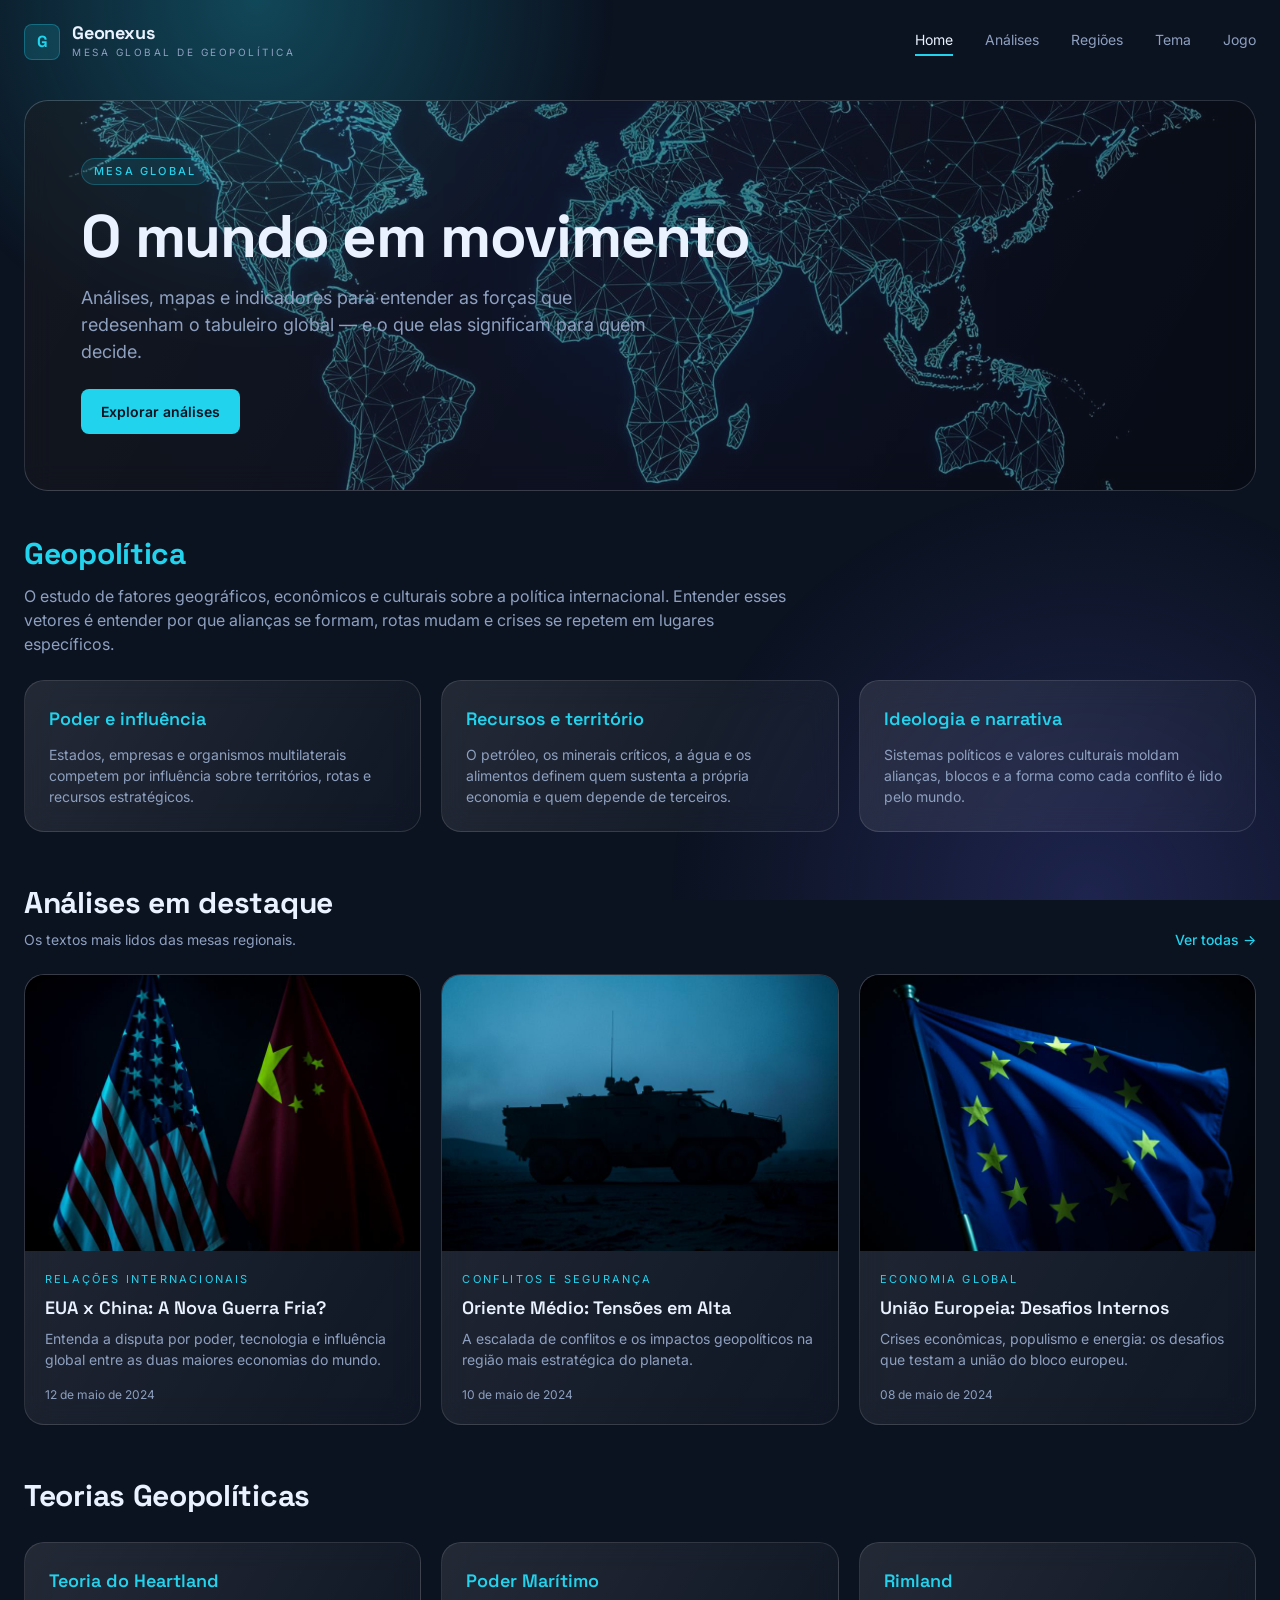
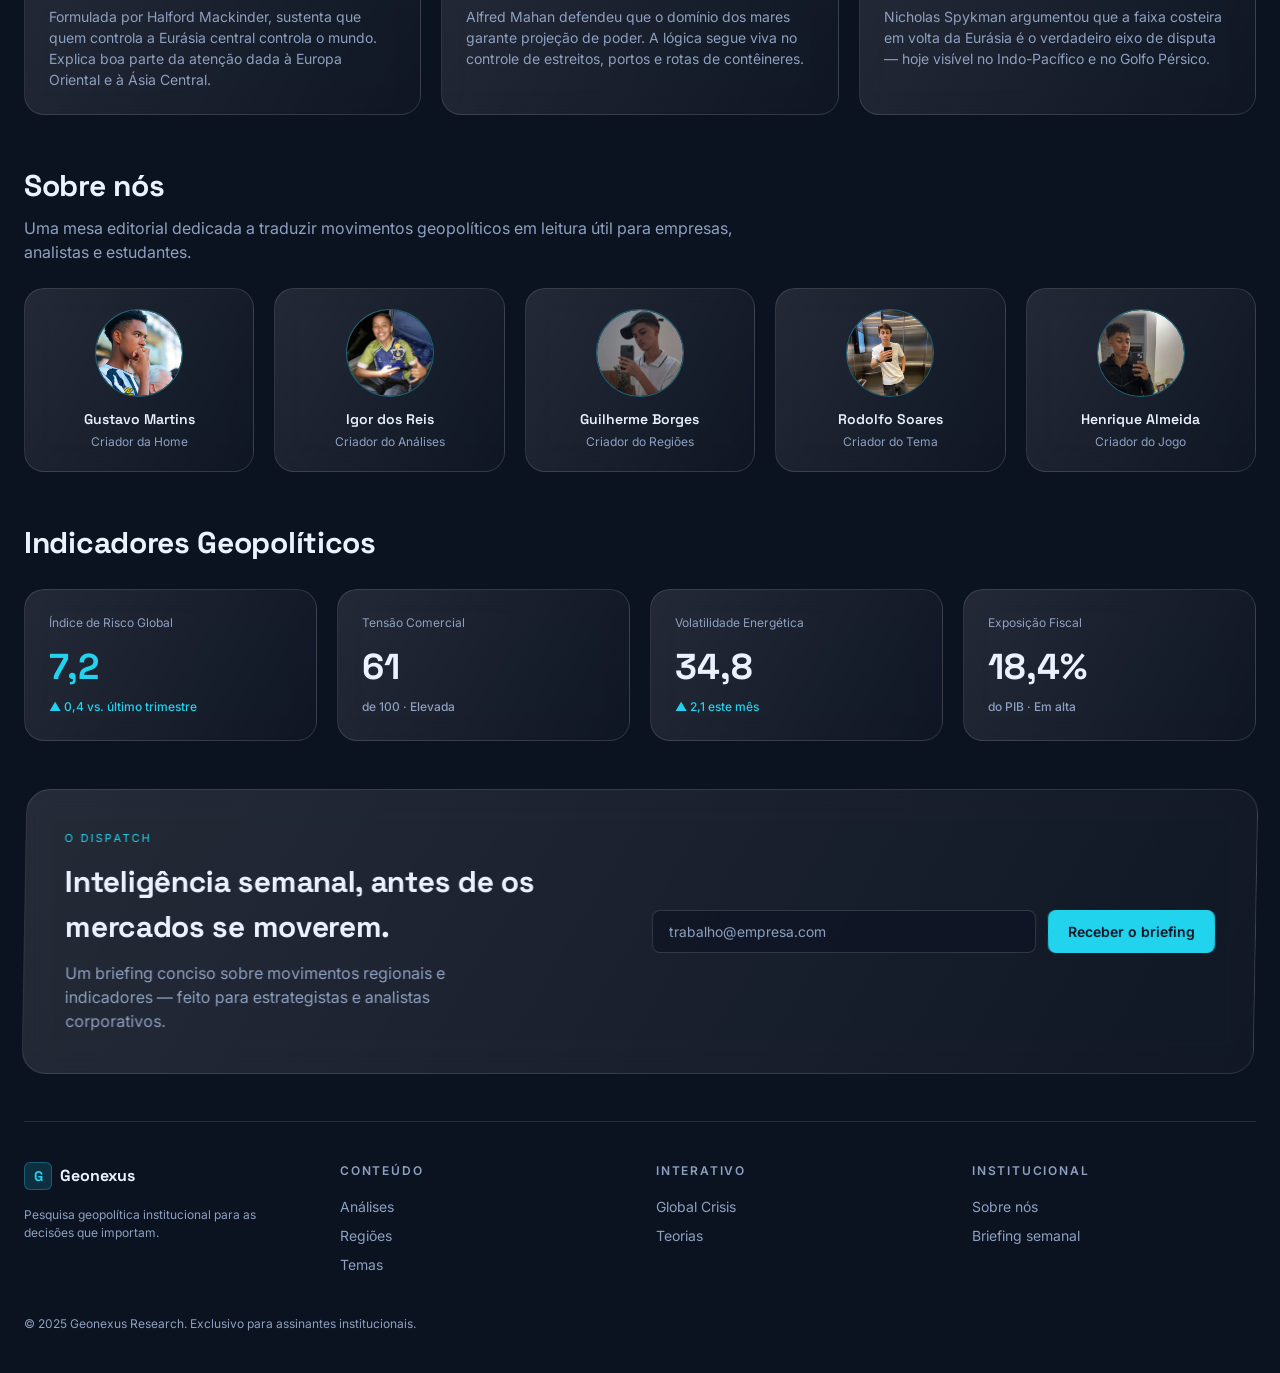
<file: index.html>
<!DOCTYPE html>
<html lang="pt-BR">
<head>
  <meta charset="UTF-8" />
  <meta name="viewport" content="width=device-width, initial-scale=1" />
  <title>Geonexus — Inteligência Geopolítica para Empresas</title>
  <meta name="description" content="Análises geopolíticas regionais, temas em foco, teorias clássicas e um jogo de decisões para testar suas estratégias." />
  <link rel="icon" href="assets/imagensHome/hero-world.jpg" />
  <link rel="stylesheet" href="css/styles.css" />
</head>
<body data-page="home">
  <div class="light-overlay"></div>

  <div class="page">
    <header class="site-header">
      <a class="brand-link" href="index.html">
        <div class="brand-mark">G</div>
        <div>
          <p class="brand-name">Geonexus</p>
          <p class="brand-tagline">Mesa Global de Geopolítica</p>
        </div>
      </a>
      <nav class="main-nav">
        <a href="index.html" data-page="home">Home</a>
        <a href="analises.html" data-page="analises">Análises</a>
        <a href="regioes.html" data-page="regioes">Regiões</a>
        <a href="tema.html" data-page="tema">Tema</a>
        <a href="jogo/index.html" data-page="jogo">Jogo</a>
      </nav>
    </header>

    <!-- Hero -->
    <section class="hero">
      <div class="glass hero-card">
        <img src="assets/imagensHome/hero-world.jpg" alt="Mapa-múndi em linhas luminosas" width="1600" height="900" />
        <div class="hero-content">
          <span class="badge">Mesa Global</span>
          <h1 class="hero-title">O mundo em movimento</h1>
          <p class="hero-text">
            Análises, mapas e indicadores para entender as forças que redesenham o
            tabuleiro global — e o que elas significam para quem decide.
          </p>
          <a href="analises.html" class="btn btn-primary mt-lg">Explorar análises</a>
        </div>
      </div>
    </section>

    <!-- O que é geopolítica -->
    <section class="section">
      <h2 class="section-title section-title--accent">Geopolítica</h2>
      <p class="section-lede">
        O estudo de fatores geográficos, econômicos e culturais sobre a política
        internacional. Entender esses vetores é entender por que alianças se
        formam, rotas mudam e crises se repetem em lugares específicos.
      </p>
      <div id="pilares" class="grid grid-3 mt-lg"></div>
    </section>

    <!-- Análises em destaque -->
    <section class="section">
      <div class="section-head-row">
        <div>
          <h2 class="section-title">Análises em destaque</h2>
          <p>Os textos mais lidos das mesas regionais.</p>
        </div>
        <a href="analises.html" class="link-accent hidden-sm">Ver todas →</a>
      </div>
      <div id="destaques" class="grid grid-3"></div>
    </section>

    <!-- Teorias -->
    <section id="teorias" class="section">
      <h2 class="section-title">Teorias Geopolíticas</h2>
      <div id="painel-teorias" class="grid grid-3 mt-lg"></div>
    </section>

    <!-- Sobre nós -->
    <section id="sobre" class="section">
      <h2 class="section-title">Sobre nós</h2>
      <p class="section-lede">
        Uma mesa editorial dedicada a traduzir movimentos geopolíticos em leitura
        útil para empresas, analistas e estudantes.
      </p>
      <div id="equipe" class="grid grid-5 mt-lg"></div>
    </section>

    <!-- Indicadores -->
    <section id="indicadores" class="section">
      <h2 class="section-title" style="margin-bottom:1.5rem;">Indicadores Geopolíticos</h2>
      <div class="grid grid-4">
        <div class="glass stat-card">
          <p class="label">Índice de Risco Global</p>
          <p class="value value--accent">7,2</p>
          <p class="delta delta--up">▲ 0,4 vs. último trimestre</p>
        </div>
        <div class="glass stat-card">
          <p class="label">Tensão Comercial</p>
          <p class="value">61</p>
          <p class="delta">de 100 · Elevada</p>
        </div>
        <div class="glass stat-card">
          <p class="label">Volatilidade Energética</p>
          <p class="value">34,8</p>
          <p class="delta delta--up">▲ 2,1 este mês</p>
        </div>
        <div class="glass stat-card">
          <p class="label">Exposição Fiscal</p>
          <p class="value">18,4%</p>
          <p class="delta">do PIB · Em alta</p>
        </div>
      </div>
    </section>

    <!-- Newsletter -->
    <section id="newsletter" class="section">
      <div class="glass newsletter">
        <div class="newsletter-inner">
          <div>
            <p class="newsletter-eyebrow">O Dispatch</p>
            <h2>Inteligência semanal, antes de os mercados se moverem.</h2>
            <p class="desc">
              Um briefing conciso sobre movimentos regionais e indicadores — feito
              para estrategistas e analistas corporativos.
            </p>
          </div>
          <form class="newsletter-form" onsubmit="return false;">
            <input type="email" placeholder="trabalho@empresa.com" class="field" required />
            <button type="submit" class="btn btn-primary">Receber o briefing</button>
          </form>
        </div>
      </div>
    </section>

    <footer class="site-footer">
      <div class="footer-grid">
        <div class="footer-col">
          <div class="footer-brand">
            <div class="brand-mark">G</div>
            <span>Geonexus</span>
          </div>
          <p class="lede">Pesquisa geopolítica institucional para as decisões que importam.</p>
        </div>
        <div class="footer-col">
          <h4>Conteúdo</h4>
          <ul>
            <li><a href="analises.html">Análises</a></li>
            <li><a href="regioes.html">Regiões</a></li>
            <li><a href="tema.html">Temas</a></li>
          </ul>
        </div>
        <div class="footer-col">
          <h4>Interativo</h4>
          <ul>
            <li><a href="jogo/index.html">Global Crisis</a></li>
            <li><a href="index.html#teorias">Teorias</a></li>
          </ul>
        </div>
        <div class="footer-col">
          <h4>Institucional</h4>
          <ul>
            <li><a href="index.html#sobre">Sobre nós</a></li>
            <li><a href="index.html#newsletter">Briefing semanal</a></li>
          </ul>
        </div>
      </div>
      <p class="footer-copy">© 2025 Geonexus Research. Exclusivo para assinantes institucionais.</p>
    </footer>
  </div>

  <script src="js/data.js"></script>
  <script src="js/main.js"></script>
  <script>
    const PILARES = [
      { titulo: "Poder e influência", texto: "Estados, empresas e organismos multilaterais competem por influência sobre territórios, rotas e recursos estratégicos." },
      { titulo: "Recursos e território", texto: "O petróleo, os minerais críticos, a água e os alimentos definem quem sustenta a própria economia e quem depende de terceiros." },
      { titulo: "Ideologia e narrativa", texto: "Sistemas políticos e valores culturais moldam alianças, blocos e a forma como cada conflito é lido pelo mundo." },
    ];

    document.getElementById("pilares").innerHTML = PILARES.map(pilarCardHTML).join("");

    const destaques = ANALISES.slice(0, 3);
    document.getElementById("destaques").innerHTML = destaques.map(articleCardHTML).join("");

    document.getElementById("painel-teorias").innerHTML = TEORIAS.map(pilarCardHTML).join("");

    document.getElementById("equipe").innerHTML = EQUIPE.map(teamCardHTML).join("");
  </script>
</body>
</html>
</file>
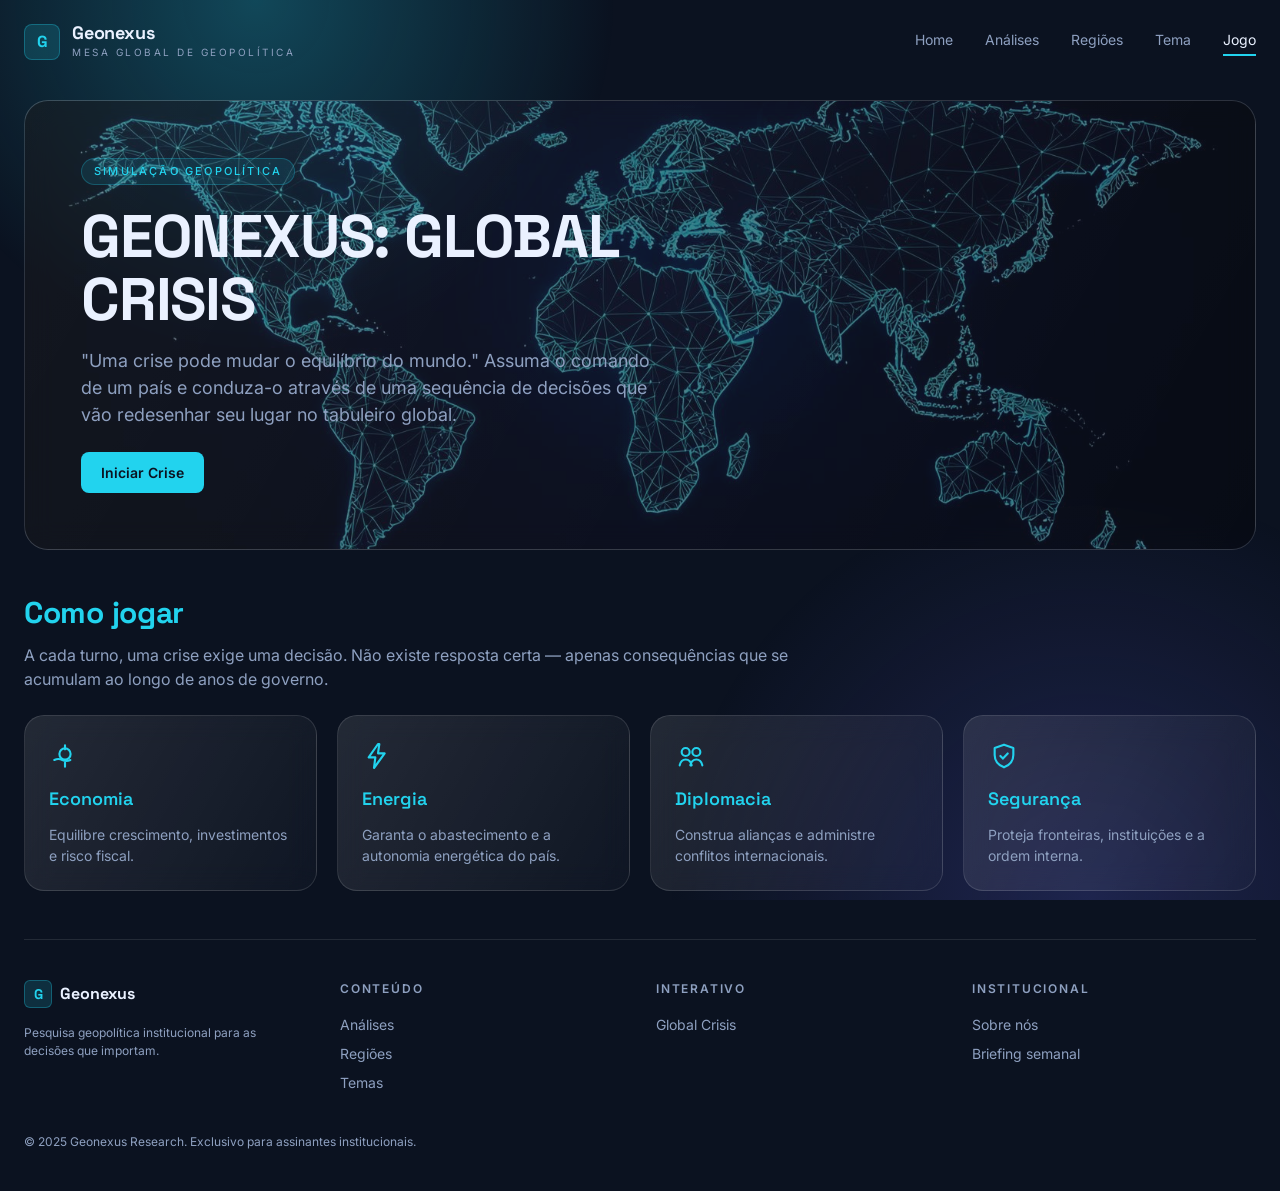
<file: jogo/index.html>
<!DOCTYPE html>
<html lang="pt-BR">
<head>
  <meta charset="UTF-8" />
  <meta name="viewport" content="width=device-width, initial-scale=1" />
  <title>GEONEXUS: GLOBAL CRISIS</title>
  <meta name="description" content="Assuma as decisões estratégicas de um país durante uma sequência de crises geopolíticas e enfrente as consequências das suas escolhas." />
  <link rel="icon" href="../assets/imagensHome/hero-world.jpg" />
  <link rel="stylesheet" href="../css/styles.css" />
  <link rel="stylesheet" href="css/style.css" />
</head>
<body data-page="jogo">
  <div class="light-overlay"></div>

  <div class="page">
    <header class="site-header">
      <a class="brand-link" href="../index.html">
        <div class="brand-mark">G</div>
        <div>
          <p class="brand-name">Geonexus</p>
          <p class="brand-tagline">Mesa Global de Geopolítica</p>
        </div>
      </a>
      <nav class="main-nav">
        <a href="../index.html" data-page="home">Home</a>
        <a href="../analises.html" data-page="analises">Análises</a>
        <a href="../regioes.html" data-page="regioes">Regiões</a>
        <a href="../tema.html" data-page="tema">Tema</a>
        <a href="index.html" data-page="jogo">Jogo</a>
      </nav>
    </header>

    <!-- ============ TELA 1 — INÍCIO ============ -->
    <section id="screen-start" class="screen active">
      <section class="hero">
        <div class="glass hero-card">
          <img src="../assets/imagensHome/hero-world.jpg" alt="Mapa-múndi em linhas luminosas" width="1600" height="900" />
          <div class="hero-content">
            <span class="badge">Simulação Geopolítica</span>
            <h1 class="hero-title">GEONEXUS: GLOBAL CRISIS</h1>
            <p class="hero-text">"Uma crise pode mudar o equilíbrio do mundo." Assuma o comando de um país e conduza-o através de uma sequência de decisões que vão redesenhar seu lugar no tabuleiro global.</p>
            <button id="btn-start" class="btn btn-primary mt-lg">Iniciar Crise</button>
          </div>
        </div>
      </section>

      <section class="section">
        <h2 class="section-title section-title--accent">Como jogar</h2>
        <p class="section-lede">
          A cada turno, uma crise exige uma decisão. Não existe resposta certa — apenas
          consequências que se acumulam ao longo de anos de governo.
        </p>
        <div id="feature-grid" class="grid grid-4 mt-lg"></div>
      </section>
    </section>

    <!-- ============ TELA 2 — ESCOLHA DO PAÍS ============ -->
    <section id="screen-country" class="screen">
      <section class="section" style="padding-top:1.5rem;">
        <h1 class="hero-title" style="font-size:2.25rem;">Escolha seu país</h1>
        <p class="hero-text" style="font-size:1rem;">
          Cada nação parte de uma condição diferente. Suas decisões definirão o rumo dos próximos anos.
        </p>
        <div id="country-grid" class="grid grid-3 mt-lg"></div>
        <p class="text-center mt-lg">
          <button id="btn-back-to-start" class="btn btn-ghost">← Voltar</button>
        </p>
      </section>
    </section>

    <!-- ============ TELA 3 — PAINEL DO JOGO ============ -->
    <section id="screen-game" class="screen">
      <section class="section" style="padding-top:1.5rem;">
        <div class="section-head-row">
          <div>
            <h1 class="hero-title" style="font-size:1.9rem;">GEONEXUS: GLOBAL CRISIS</h1>
            <p>Painel estratégico — cada decisão molda o país nos próximos anos.</p>
          </div>
          <button id="btn-restart-ingame" class="btn btn-ghost btn-small">Reiniciar crise</button>
        </div>

        <div class="stats-mini game-hud mt-lg">
          <div class="stat-mini">
            <p class="label">Ano</p>
            <p class="value" id="hud-year">2026</p>
          </div>
          <div class="stat-mini">
            <p class="label">Turno</p>
            <p class="value" id="hud-turn">1 / 16</p>
          </div>
          <div class="stat-mini">
            <p class="label">País</p>
            <p class="value" id="hud-country">—</p>
          </div>
          <div class="stat-mini">
            <p class="label">Estabilidade</p>
            <p class="value value--accent" id="hud-stability">—</p>
          </div>
        </div>

        <div class="game-layout mt-lg">
          <div id="event-panel" class="game-main"></div>

          <aside class="game-sidebar">
            <div class="glass card">
              <h3>Indicadores Nacionais</h3>
              <div id="indicators-grid" class="indicator-grid"></div>
            </div>

            <div class="glass card map-panel">
              <h3>Cenário Internacional</h3>
              <div class="map-frame">
                <img src="../assets/imagensHome/hero-world.jpg" alt="Mapa-múndi estilizado" />
                <div id="map-nodes"></div>
              </div>
              <div id="map-info" class="map-info"></div>
            </div>

            <div class="glass card">
              <h3>Histórico Recente</h3>
              <ul id="history-list" class="report-list"></ul>
            </div>
          </aside>
        </div>
      </section>
    </section>

    <!-- ============ TELA 4 — RELATÓRIO FINAL ============ -->
    <section id="screen-final" class="screen">
      <section class="section" style="padding-top:1.5rem;">
        <div class="glass result-card">
          <p class="eyebrow-label text-center">Crise Encerrada</p>
          <h2 class="hero-title text-center" style="font-size:2rem;" id="final-country">—</h2>
          <p class="text-center" id="final-year" style="color:var(--ink-muted);">—</p>

          <div id="final-stats-grid" class="grid grid-3 mt-lg"></div>

          <div class="result-meta mt-lg">
            <div class="glass stat-card">
              <p class="label">Decisões tomadas</p>
              <p class="value value--accent" id="final-decisions">0</p>
            </div>
            <div class="glass stat-card">
              <p class="label">Crises enfrentadas</p>
              <p class="value value--accent" id="final-crises">0</p>
            </div>
          </div>

          <p class="hero-text text-center mt-lg" id="final-narrative"></p>

          <div class="result-actions mt-lg">
            <button id="btn-restart-final" class="btn btn-primary">Jogar novamente</button>
            <a href="../index.html" class="btn btn-ghost">Voltar ao portal</a>
          </div>
        </div>
      </section>
    </section>

    <!-- ============ TELA 5 — COLAPSO ESTRATÉGICO ============ -->
    <section id="screen-gameover" class="screen">
      <section class="section" style="padding-top:1.5rem;">
        <div class="glass result-card result-card--danger">
          <p class="eyebrow-label eyebrow-label--danger text-center">Colapso Estratégico</p>
          <h2 class="hero-title text-center" style="font-size:2rem;" id="gameover-country">—</h2>

          <p class="hero-text text-center mt-lg" id="gameover-summary"></p>

          <p class="subsection-title" style="font-size:1.05rem; text-align:center;">Fatores que levaram ao colapso</p>
          <ul class="report-list" id="gameover-factors"></ul>

          <p class="subsection-title" style="font-size:1.05rem; text-align:center;">Últimas decisões do governo</p>
          <ul class="report-list" id="gameover-events"></ul>

          <div class="result-actions mt-lg">
            <button id="btn-restart-gameover" class="btn btn-primary">Jogar novamente</button>
            <a href="../index.html" class="btn btn-ghost">Voltar ao portal</a>
          </div>
        </div>
      </section>
    </section>

    <footer class="site-footer">
      <div class="footer-grid">
        <div class="footer-col">
          <div class="footer-brand">
            <div class="brand-mark">G</div>
            <span>Geonexus</span>
          </div>
          <p class="lede">Pesquisa geopolítica institucional para as decisões que importam.</p>
        </div>
        <div class="footer-col">
          <h4>Conteúdo</h4>
          <ul>
            <li><a href="../analises.html">Análises</a></li>
            <li><a href="../regioes.html">Regiões</a></li>
            <li><a href="../tema.html">Temas</a></li>
          </ul>
        </div>
        <div class="footer-col">
          <h4>Interativo</h4>
          <ul>
            <li><a href="index.html">Global Crisis</a></li>
          </ul>
        </div>
        <div class="footer-col">
          <h4>Institucional</h4>
          <ul>
            <li><a href="../index.html#sobre">Sobre nós</a></li>
            <li><a href="../index.html#newsletter">Briefing semanal</a></li>
          </ul>
        </div>
      </div>
      <p class="footer-copy">© 2025 Geonexus Research. Exclusivo para assinantes institucionais.</p>
    </footer>
  </div>

  <script src="../js/main.js"></script>
  <script src="js/data.js"></script>
  <script src="js/script.js"></script>
</body>
</html>
</file>
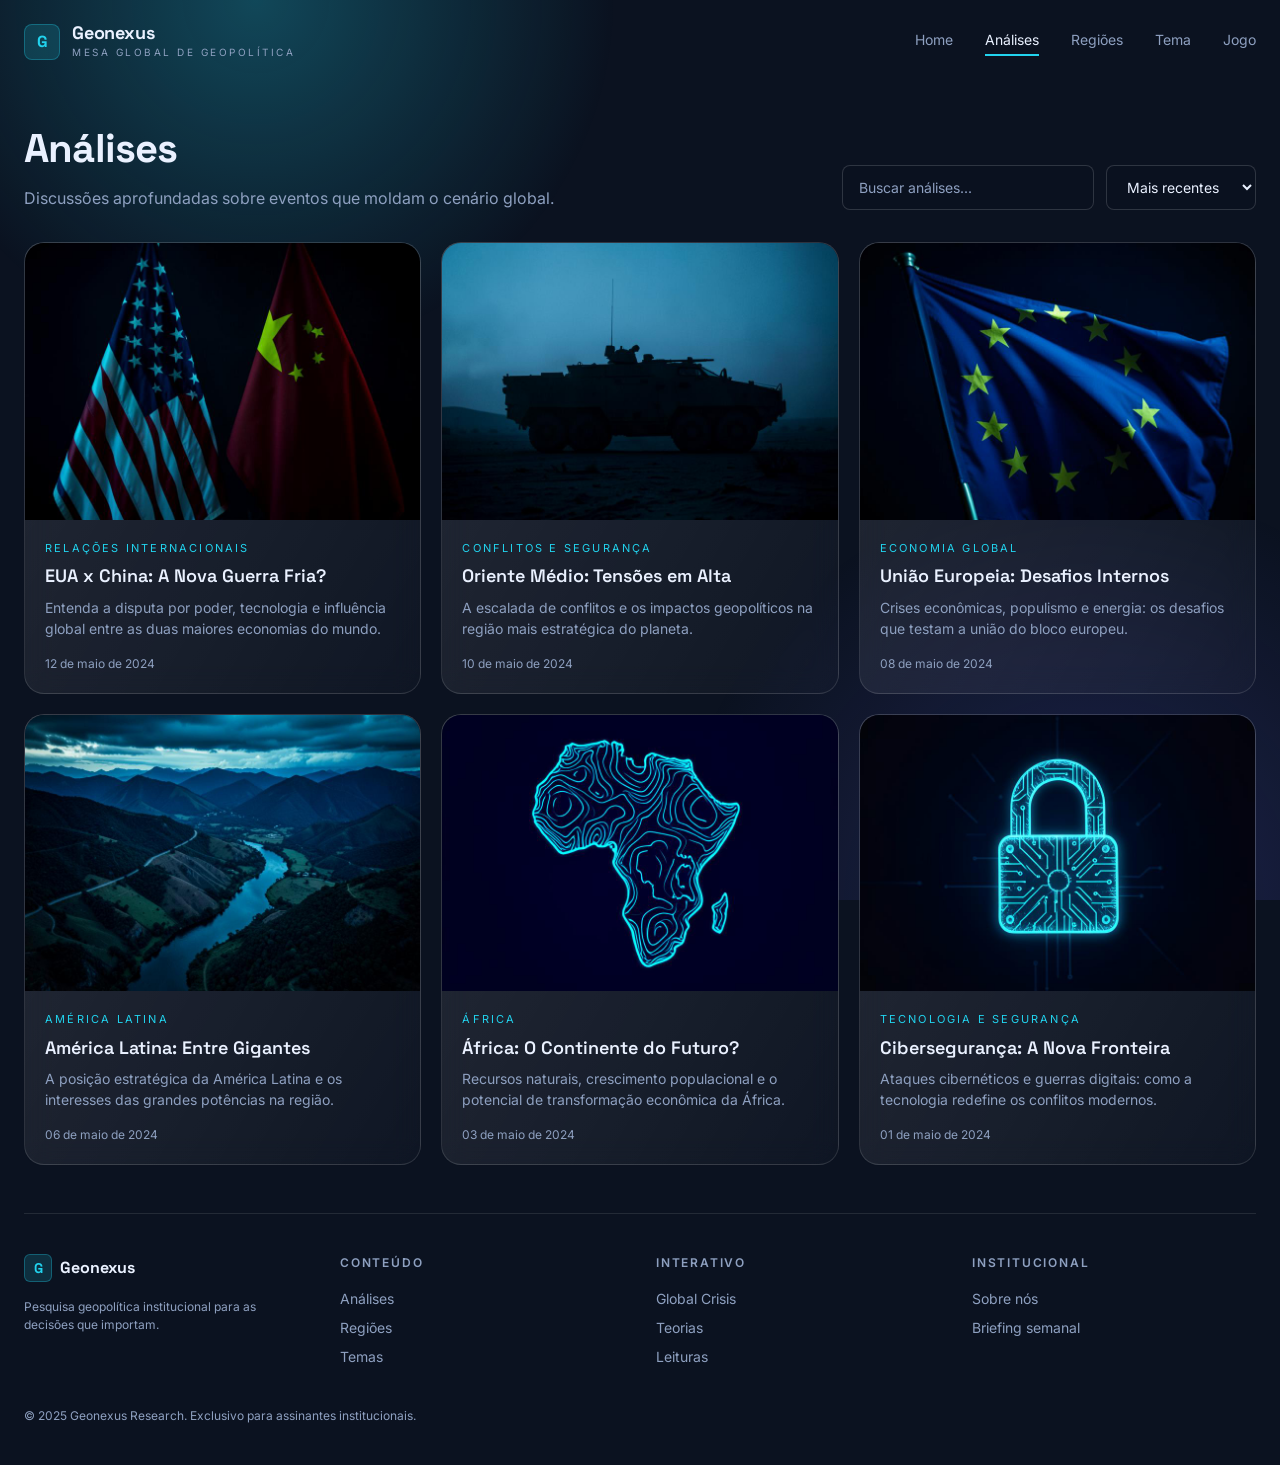
<file: analises.html>
<!DOCTYPE html>
<html lang="pt-BR">
<head>
  <meta charset="UTF-8" />
  <meta name="viewport" content="width=device-width, initial-scale=1" />
  <title>Análises Geopolíticas — Geonexus</title>
  <meta name="description" content="Discussões aprofundadas sobre eventos que moldam o cenário global: EUA e China, Oriente Médio, União Europeia, África e cibersegurança." />
  <link rel="stylesheet" href="css/styles.css" />
</head>
<body data-page="analises">
  <div class="light-overlay"></div>

  <div class="page">
    <header class="site-header">
      <a class="brand-link" href="index.html">
        <div class="brand-mark">G</div>
        <div>
          <p class="brand-name">Geonexus</p>
          <p class="brand-tagline">Mesa Global de Geopolítica</p>
        </div>
      </a>
      <nav class="main-nav">
        <a href="index.html" data-page="home">Home</a>
        <a href="analises.html" data-page="analises">Análises</a>
        <a href="regioes.html" data-page="regioes">Regiões</a>
        <a href="tema.html" data-page="tema">Tema</a>
        <a href="jogo/index.html" data-page="jogo">Jogo</a>
      </nav>
    </header>

    <section class="section" style="padding-top:1.5rem;">
      <div class="filters-row">
        <div>
          <h1 class="hero-title" style="font-size:2.5rem;">Análises</h1>
          <p class="hero-text" style="font-size:1rem;">Discussões aprofundadas sobre eventos que moldam o cenário global.</p>
        </div>
        <div class="filters-controls">
          <input id="busca" type="search" class="field field--search" placeholder="Buscar análises..." />
          <select id="ordem" class="field">
            <option value="recentes">Mais recentes</option>
            <option value="antigas">Mais antigas</option>
          </select>
        </div>
      </div>

      <div id="lista" class="grid grid-3"></div>
      <p id="vazio" class="empty-state" style="display:none;"></p>
    </section>

    <footer class="site-footer">
      <div class="footer-grid">
        <div class="footer-col">
          <div class="footer-brand">
            <div class="brand-mark">G</div>
            <span>Geonexus</span>
          </div>
          <p class="lede">Pesquisa geopolítica institucional para as decisões que importam.</p>
        </div>
        <div class="footer-col">
          <h4>Conteúdo</h4>
          <ul>
            <li><a href="analises.html">Análises</a></li>
            <li><a href="regioes.html">Regiões</a></li>
            <li><a href="tema.html">Temas</a></li>
          </ul>
        </div>
        <div class="footer-col">
          <h4>Interativo</h4>
          <ul>
            <li><a href="jogo/index.html">Global Crisis</a></li>
            <li><a href="index.html#teorias">Teorias</a></li>
            <li><a href="index.html#leituras">Leituras</a></li>
          </ul>
        </div>
        <div class="footer-col">
          <h4>Institucional</h4>
          <ul>
            <li><a href="index.html#sobre">Sobre nós</a></li>
            <li><a href="index.html#newsletter">Briefing semanal</a></li>
          </ul>
        </div>
      </div>
      <p class="footer-copy">© 2025 Geonexus Research. Exclusivo para assinantes institucionais.</p>
    </footer>
  </div>

  <script src="js/data.js"></script>
  <script src="js/main.js"></script>
  <script>
    const lista = document.getElementById("lista");
    const vazio = document.getElementById("vazio");
    const busca = document.getElementById("busca");
    const ordem = document.getElementById("ordem");

    function render() {
      const termo = busca.value.trim().toLowerCase();
      let filtradas = ANALISES.filter(
        (a) =>
          a.titulo.toLowerCase().includes(termo) ||
          a.categoria.toLowerCase().includes(termo) ||
          a.resumo.toLowerCase().includes(termo)
      );
      if (ordem.value === "antigas") filtradas = filtradas.slice().reverse();

      lista.innerHTML = filtradas.map(articleCardHTML).join("");
      vazio.style.display = filtradas.length === 0 ? "block" : "none";
      vazio.textContent = `Nenhuma análise encontrada para “${busca.value}”.`;
    }

    busca.addEventListener("input", render);
    ordem.addEventListener("change", render);
    render();
  </script>
</body>
</html>
</file>
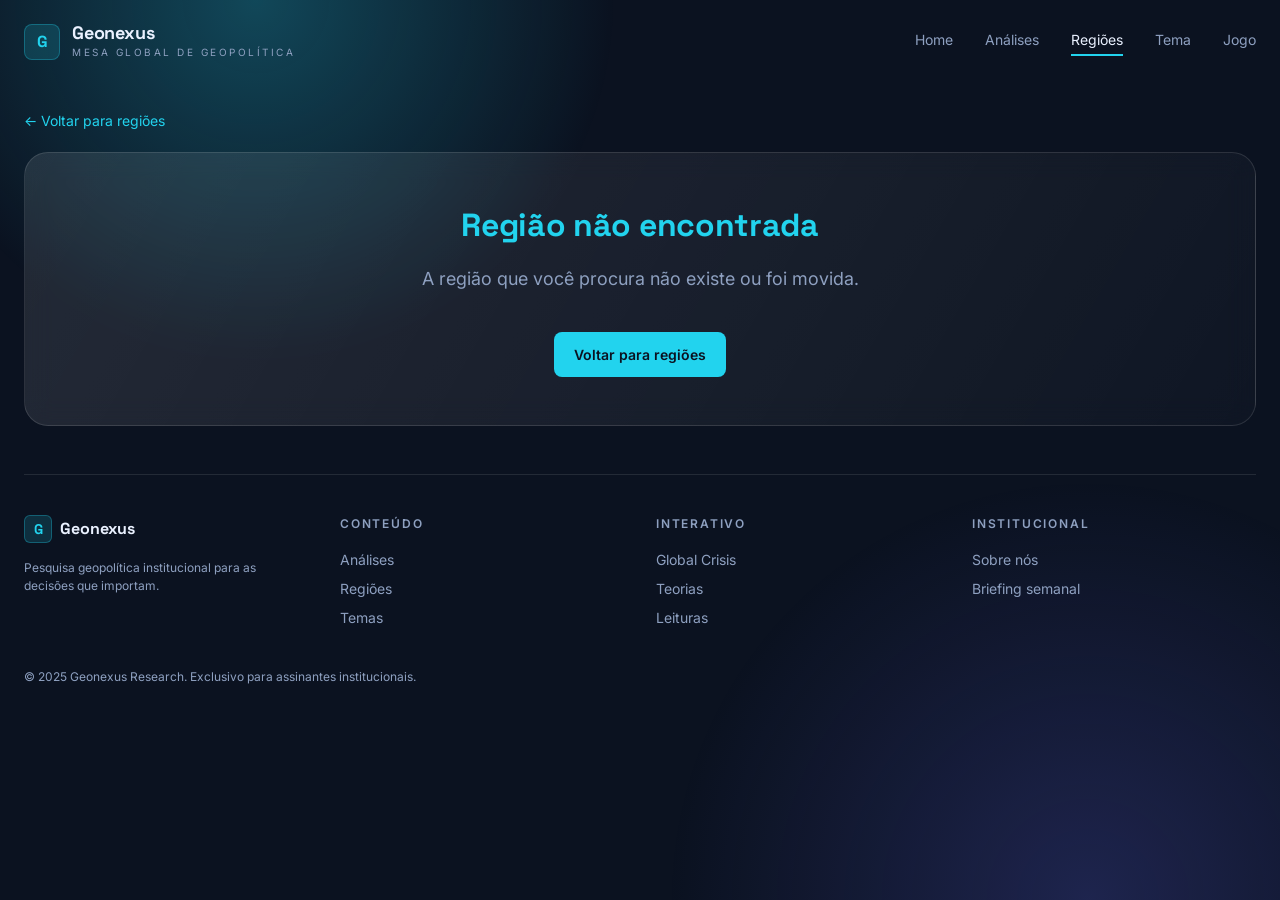
<file: regiao.html>
<!DOCTYPE html>
<html lang="pt-BR">
<head>
  <meta charset="UTF-8" />
  <meta name="viewport" content="width=device-width, initial-scale=1" />
  <title id="page-title">Região — Geonexus</title>
  <link rel="stylesheet" href="css/styles.css" />
</head>
<body data-page="regioes">
  <div class="light-overlay"></div>

  <div class="page">
    <header class="site-header">
      <a class="brand-link" href="index.html">
        <div class="brand-mark">G</div>
        <div>
          <p class="brand-name">Geonexus</p>
          <p class="brand-tagline">Mesa Global de Geopolítica</p>
        </div>
      </a>
      <nav class="main-nav">
        <a href="index.html" data-page="home">Home</a>
        <a href="analises.html" data-page="analises">Análises</a>
        <a href="regioes.html" data-page="regioes">Regiões</a>
        <a href="tema.html" data-page="tema">Tema</a>
        <a href="jogo/index.html" data-page="jogo">Jogo</a>
      </nav>
    </header>

    <section class="section" style="padding-top:1.5rem;">
      <a href="regioes.html" class="back-link">← Voltar para regiões</a>

      <div id="conteudo"></div>
    </section>

    <footer class="site-footer">
      <div class="footer-grid">
        <div class="footer-col">
          <div class="footer-brand">
            <div class="brand-mark">G</div>
            <span>Geonexus</span>
          </div>
          <p class="lede">Pesquisa geopolítica institucional para as decisões que importam.</p>
        </div>
        <div class="footer-col">
          <h4>Conteúdo</h4>
          <ul>
            <li><a href="analises.html">Análises</a></li>
            <li><a href="regioes.html">Regiões</a></li>
            <li><a href="tema.html">Temas</a></li>
          </ul>
        </div>
        <div class="footer-col">
          <h4>Interativo</h4>
          <ul>
            <li><a href="jogo/index.html">Global Crisis</a></li>
            <li><a href="index.html#teorias">Teorias</a></li>
            <li><a href="index.html#leituras">Leituras</a></li>
          </ul>
        </div>
        <div class="footer-col">
          <h4>Institucional</h4>
          <ul>
            <li><a href="index.html#sobre">Sobre nós</a></li>
            <li><a href="index.html#newsletter">Briefing semanal</a></li>
          </ul>
        </div>
      </div>
      <p class="footer-copy">© 2025 Geonexus Research. Exclusivo para assinantes institucionais.</p>
    </footer>
  </div>

  <script src="js/data.js"></script>
  <script src="js/main.js"></script>
  <script>
    const params = new URLSearchParams(window.location.search);
    const slug = params.get("slug");
    const regiao = REGIOES.find((r) => r.slug === slug);
    const conteudo = document.getElementById("conteudo");

    if (!regiao) {
      document.getElementById("page-title").textContent = "Região não encontrada — Geonexus";
      conteudo.innerHTML = `
        <div class="glass hero-card detail-hero" style="padding:3rem; text-align:center;">
          <h1 style="font-family:var(--font-display); font-size:2rem;">Região não encontrada</h1>
          <p class="hero-text" style="margin:1rem auto;">A região que você procura não existe ou foi movida.</p>
          <a href="regioes.html" class="btn btn-primary mt-lg">Voltar para regiões</a>
        </div>`;
    } else {
      document.getElementById("page-title").textContent = `${regiao.nome} — Geonexus`;

      const stats = [
        { label: "Países", valor: regiao.paises },
        { label: "População", valor: regiao.populacao },
        { label: "PIB", valor: regiao.pib },
        { label: "Bloco", valor: regiao.bloco },
      ];

      conteudo.innerHTML = `
        <div class="glass hero-card detail-hero">
          <img src="${HERO_IMAGE_REGIAO}" alt="" loading="lazy" width="1600" height="900" style="opacity:0.3;" />
          <div class="hero-content">
            <div>
              <h1>${escapeHtml(regiao.nome)}</h1>
              <p class="descricao">${escapeHtml(regiao.descricao)}</p>
            </div>
            <div class="stats-mini">
              ${stats
                .map(
                  (s) => `
                <div class="stat-mini">
                  <p class="label">${escapeHtml(s.label)}</p>
                  <p class="value">${escapeHtml(s.valor)}</p>
                </div>`
                )
                .join("")}
            </div>
          </div>
        </div>

        <h2 class="subsection-title">Destaques geopolíticos</h2>
        <div class="grid grid-4 mt-lg">
          ${regiao.destaques.map(highlightCardHTML).join("")}
        </div>`;
    }
  </script>
</body>
</html>
</file>
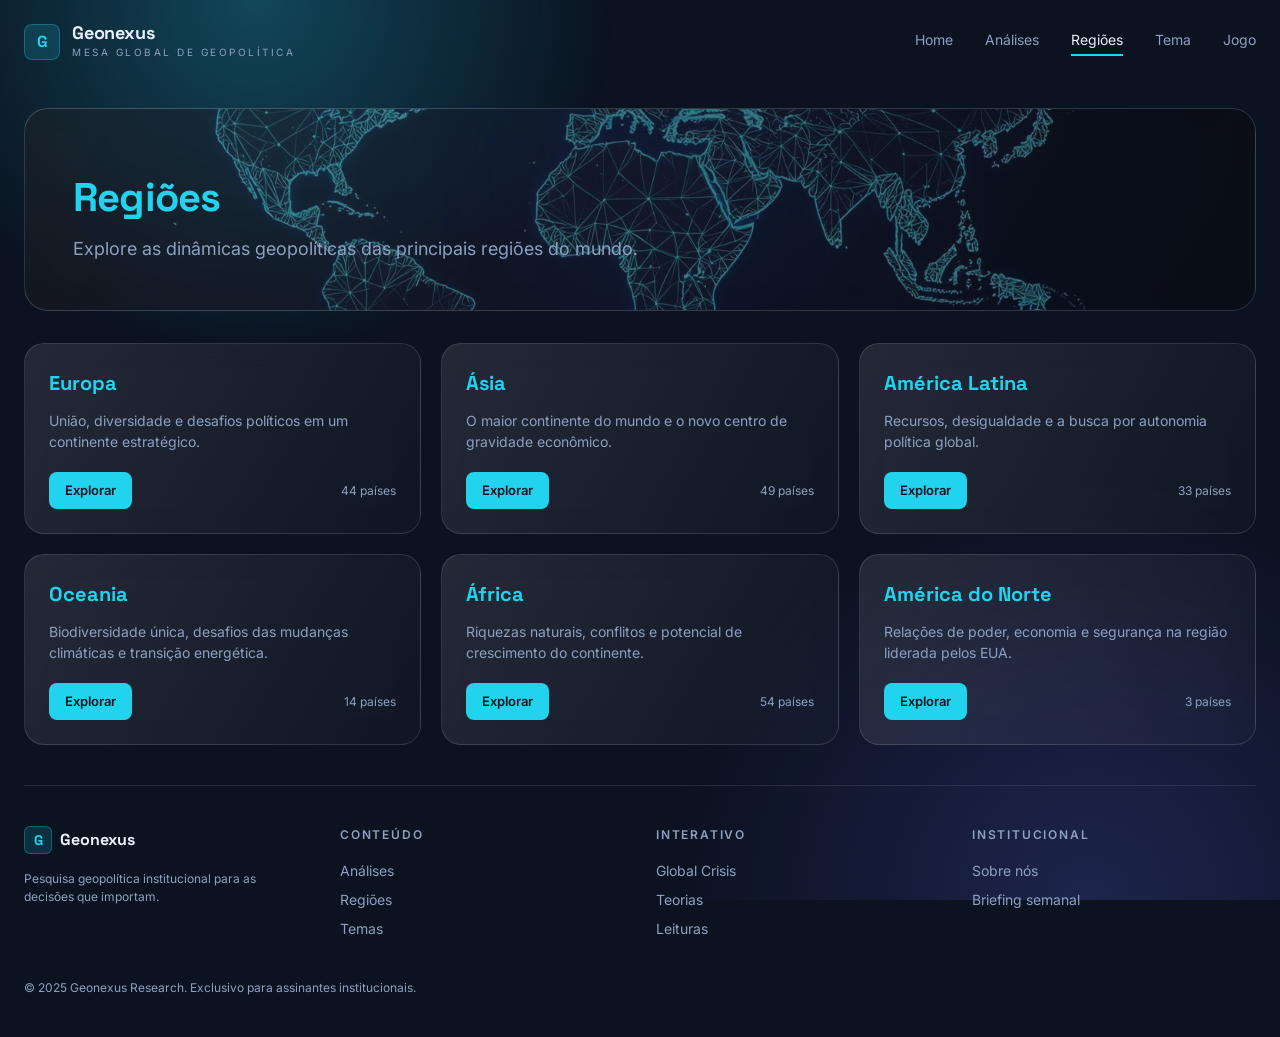
<file: regioes.html>
<!DOCTYPE html>
<html lang="pt-BR">
<head>
  <meta charset="UTF-8" />
  <meta name="viewport" content="width=device-width, initial-scale=1" />
  <title>Regiões do Mundo — Geonexus</title>
  <meta name="description" content="Explore as dinâmicas geopolíticas de Europa, Ásia, África, Oceania, América Latina e América do Norte." />
  <link rel="stylesheet" href="css/styles.css" />
</head>
<body data-page="regioes">
  <div class="light-overlay"></div>

  <div class="page">
    <header class="site-header">
      <a class="brand-link" href="index.html">
        <div class="brand-mark">G</div>
        <div>
          <p class="brand-name">Geonexus</p>
          <p class="brand-tagline">Mesa Global de Geopolítica</p>
        </div>
      </a>
      <nav class="main-nav">
        <a href="index.html" data-page="home">Home</a>
        <a href="analises.html" data-page="analises">Análises</a>
        <a href="regioes.html" data-page="regioes">Regiões</a>
        <a href="tema.html" data-page="tema">Tema</a>
        <a href="jogo/index.html" data-page="jogo">Jogo</a>
      </nav>
    </header>

    <section class="hero" style="padding-top:1.5rem;">
      <div class="glass hero-card hero-card--muted">
        <img src="assets/imagensRegiao/hero-world.jpg" alt="Mapa-múndi em linhas luminosas" loading="lazy" width="1600" height="900" />
        <div class="hero-content">
          <h1 class="hero-title" style="font-size:2.5rem; color:var(--cyan);">Regiões</h1>
          <p class="hero-text">Explore as dinâmicas geopolíticas das principais regiões do mundo.</p>
        </div>
      </div>

      <div id="lista-regioes" class="grid grid-3" style="margin-top:2rem;"></div>
    </section>

    <footer class="site-footer">
      <div class="footer-grid">
        <div class="footer-col">
          <div class="footer-brand">
            <div class="brand-mark">G</div>
            <span>Geonexus</span>
          </div>
          <p class="lede">Pesquisa geopolítica institucional para as decisões que importam.</p>
        </div>
        <div class="footer-col">
          <h4>Conteúdo</h4>
          <ul>
            <li><a href="analises.html">Análises</a></li>
            <li><a href="regioes.html">Regiões</a></li>
            <li><a href="tema.html">Temas</a></li>
          </ul>
        </div>
        <div class="footer-col">
          <h4>Interativo</h4>
          <ul>
            <li><a href="jogo/index.html">Global Crisis</a></li>
            <li><a href="index.html#teorias">Teorias</a></li>
            <li><a href="index.html#leituras">Leituras</a></li>
          </ul>
        </div>
        <div class="footer-col">
          <h4>Institucional</h4>
          <ul>
            <li><a href="index.html#sobre">Sobre nós</a></li>
            <li><a href="index.html#newsletter">Briefing semanal</a></li>
          </ul>
        </div>
      </div>
      <p class="footer-copy">© 2025 Geonexus Research. Exclusivo para assinantes institucionais.</p>
    </footer>
  </div>

  <script src="js/data.js"></script>
  <script src="js/main.js"></script>
  <script>
    document.getElementById("lista-regioes").innerHTML = REGIOES.map(regionCardHTML).join("");
  </script>
</body>
</html>
</file>
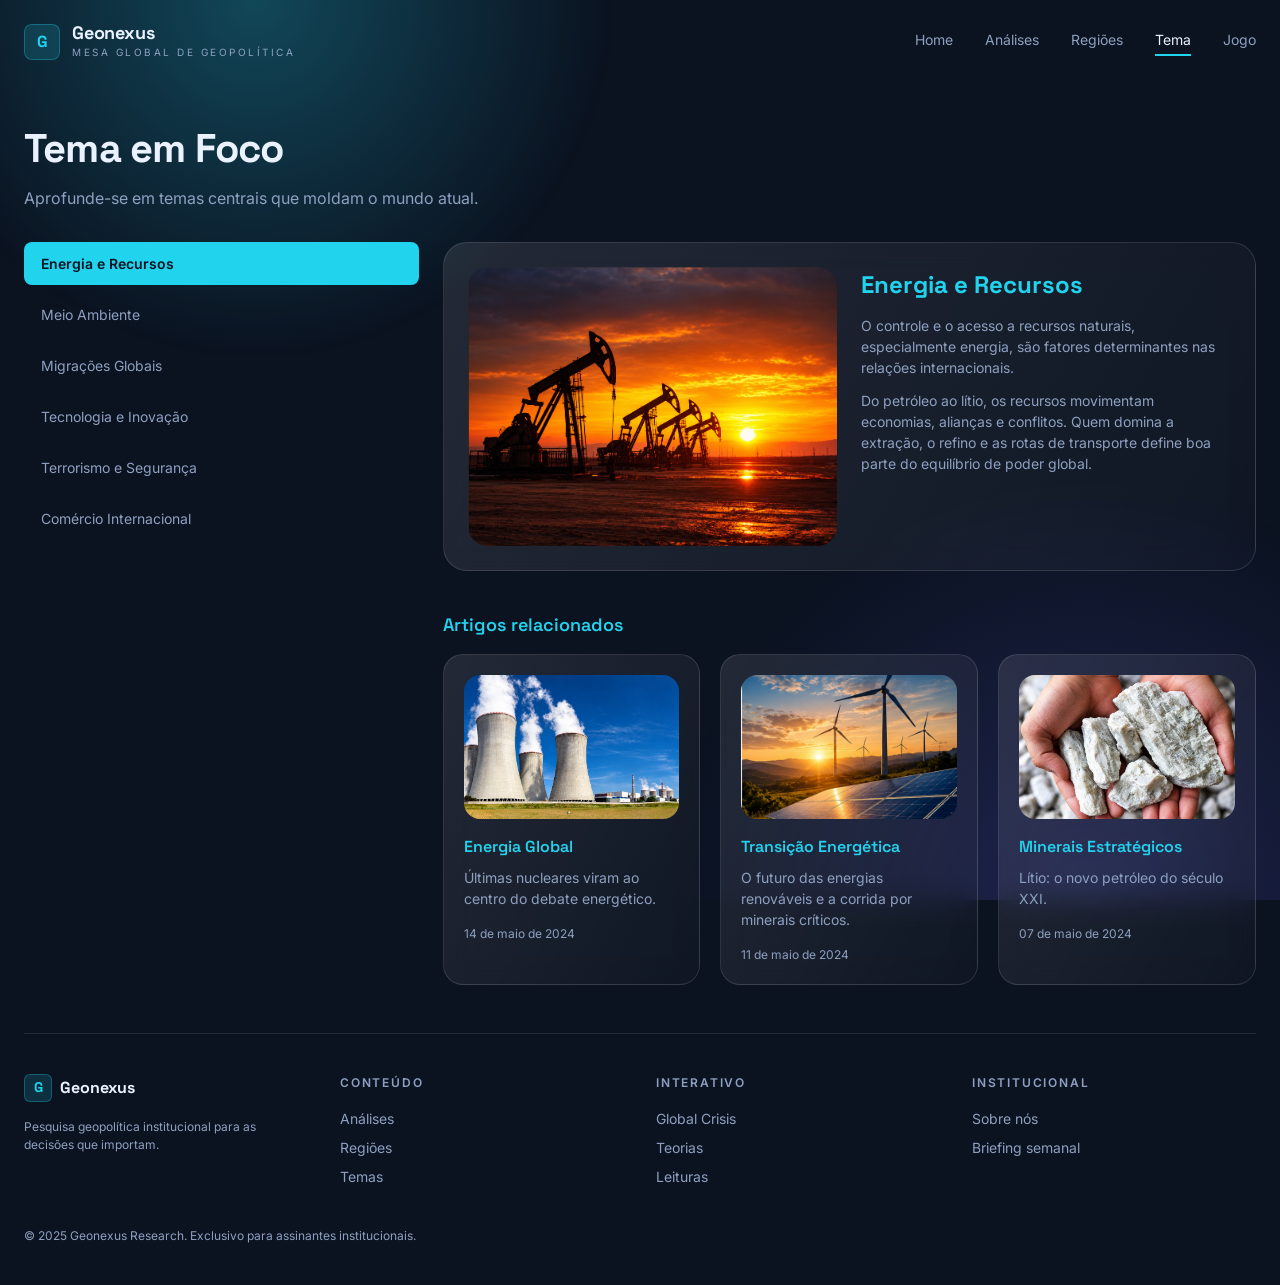
<file: tema.html>
<!DOCTYPE html>
<html lang="pt-BR">
<head>
  <meta charset="UTF-8" />
  <meta name="viewport" content="width=device-width, initial-scale=1" />
  <title>Tema em Foco — Geonexus</title>
  <meta name="description" content="Aprofunde-se em energia, meio ambiente, migrações, tecnologia, segurança e comércio internacional." />
  <link rel="stylesheet" href="css/styles.css" />
</head>
<body data-page="tema">
  <div class="light-overlay"></div>

  <div class="page">
    <header class="site-header">
      <a class="brand-link" href="index.html">
        <div class="brand-mark">G</div>
        <div>
          <p class="brand-name">Geonexus</p>
          <p class="brand-tagline">Mesa Global de Geopolítica</p>
        </div>
      </a>
      <nav class="main-nav">
        <a href="index.html" data-page="home">Home</a>
        <a href="analises.html" data-page="analises">Análises</a>
        <a href="regioes.html" data-page="regioes">Regiões</a>
        <a href="tema.html" data-page="tema">Tema</a>
        <a href="jogo/index.html" data-page="jogo">Jogo</a>
      </nav>
    </header>

    <section class="section" style="padding-top:1.5rem;">
      <h1 class="hero-title" style="font-size:2.5rem;">Tema em Foco</h1>
      <p class="hero-text" style="font-size:1rem;">Aprofunde-se em temas centrais que moldam o mundo atual.</p>

      <div class="tema-layout">
        <nav id="tema-nav" class="tema-nav"></nav>
        <div class="tema-content">
          <div id="tema-painel" class="glass tema-panel"></div>
          <h3 class="tema-articles-title">Artigos relacionados</h3>
          <div id="tema-artigos" class="grid grid-3" style="margin-top:1rem;"></div>
        </div>
      </div>
    </section>

    <footer class="site-footer">
      <div class="footer-grid">
        <div class="footer-col">
          <div class="footer-brand">
            <div class="brand-mark">G</div>
            <span>Geonexus</span>
          </div>
          <p class="lede">Pesquisa geopolítica institucional para as decisões que importam.</p>
        </div>
        <div class="footer-col">
          <h4>Conteúdo</h4>
          <ul>
            <li><a href="analises.html">Análises</a></li>
            <li><a href="regioes.html">Regiões</a></li>
            <li><a href="tema.html">Temas</a></li>
          </ul>
        </div>
        <div class="footer-col">
          <h4>Interativo</h4>
          <ul>
            <li><a href="jogo/index.html">Global Crisis</a></li>
            <li><a href="index.html#teorias">Teorias</a></li>
            <li><a href="index.html#leituras">Leituras</a></li>
          </ul>
        </div>
        <div class="footer-col">
          <h4>Institucional</h4>
          <ul>
            <li><a href="index.html#sobre">Sobre nós</a></li>
            <li><a href="index.html#newsletter">Briefing semanal</a></li>
          </ul>
        </div>
      </div>
      <p class="footer-copy">© 2025 Geonexus Research. Exclusivo para assinantes institucionais.</p>
    </footer>
  </div>

  <script src="js/data.js"></script>
  <script src="js/main.js"></script>
  <script>
    const temaNav = document.getElementById("tema-nav");
    const temaPainel = document.getElementById("tema-painel");
    const temaArtigos = document.getElementById("tema-artigos");

    let ativo = TEMAS[0].slug;

    function renderTema() {
      const tema = TEMAS.find((t) => t.slug === ativo) || TEMAS[0];

      temaNav.innerHTML = TEMAS.map(
        (t) => `
        <button class="tab-btn ${t.slug === tema.slug ? "is-active" : ""}" data-slug="${t.slug}">
          ${escapeHtml(t.nome)}
        </button>`
      ).join("");

      temaPainel.innerHTML = `
        <img src="${tema.imagem}" alt="${escapeHtml(tema.nome)}" loading="lazy" width="900" height="620" />
        <div>
          <h2>${escapeHtml(tema.nome)}</h2>
          <p>${escapeHtml(tema.descricao)}</p>
          <p>${escapeHtml(tema.detalhe)}</p>
        </div>`;

      temaArtigos.innerHTML = tema.artigos.map(articleMiniHTML).join("");

      temaNav.querySelectorAll("button").forEach((btn) => {
        btn.addEventListener("click", () => {
          ativo = btn.getAttribute("data-slug");
          renderTema();
        });
      });
    }

    renderTema();
  </script>
</body>
</html>
</file>
<file: jogo/css/style.css>
/* ==========================================================================
   GEONEXUS: GLOBAL CRISIS
   Camada de estilos do jogo — construída sobre ../css/styles.css,
   reutilizando as mesmas variáveis, cores e componentes do restante do site
   (glass, badge, btn, card, stat-card, stats-mini, quiz-option...).
   Este arquivo só adiciona o que o jogo precisa e nada além disso.
   ========================================================================== */

/* ---------- Telas do jogo (início / país / painel / final / game over) ---------- */
.screen {
  display: none;
}

.screen.active {
  display: block;
  animation: screen-fade 0.5s ease;
}

@keyframes screen-fade {
  from { opacity: 0; transform: translateY(8px); }
  to { opacity: 1; transform: translateY(0); }
}

/* ---------- Pequeno rótulo cyan em caixa alta (kicker) ----------
   Mesmo padrão visual usado em .badge / .article-card__cat / .newsletter-eyebrow */
.eyebrow-label {
  margin: 0;
  font-size: 11px;
  letter-spacing: 0.2em;
  text-transform: uppercase;
  color: var(--cyan);
}

.eyebrow-label--danger {
  color: #f87171;
}

/* ---------- HUD do topo do jogo (reaproveita .stats-mini da página de região) ---------- */
@media (min-width: 768px) {
  .game-hud {
    grid-template-columns: repeat(4, minmax(0, 1fr));
  }
}

.btn-small {
  white-space: nowrap;
}

/* ---------- Layout principal do painel (mesma proporção 8/4 de .tema-layout) ---------- */
.game-layout {
  display: grid;
  gap: 1.5rem;
}

@media (min-width: 1024px) {
  .game-layout {
    grid-template-columns: repeat(12, minmax(0, 1fr));
    align-items: start;
  }
  .game-main {
    grid-column: span 8 / span 8;
  }
  .game-sidebar {
    grid-column: span 4 / span 4;
  }
}

.game-sidebar {
  display: grid;
  gap: 1.25rem;
  min-width: 0;
}

.game-sidebar .card {
  min-width: 0;
}

.game-sidebar .card h3 {
  font-size: 0.78rem;
  letter-spacing: 0.12em;
  text-transform: uppercase;
  color: var(--ink-muted);
}

/* ---------- Cartão de evento (mesma linguagem de .quiz-card, sem largura fixa) ---------- */
.event-card {
  border-radius: var(--radius-2xl);
  padding: 1.75rem;
}

@media (min-width: 768px) {
  .event-card {
    padding: 2.25rem;
  }
}

.event-card.is-critical-event {
  border-color: rgba(248, 113, 113, 0.4);
}

.event-enter .event-card {
  animation: event-in 0.45s ease;
}

@keyframes event-in {
  from { opacity: 0; transform: translateY(10px); }
  to { opacity: 1; transform: translateY(0); }
}

.event-title {
  font-family: var(--font-display);
  font-size: clamp(1.35rem, 3vw, 1.75rem);
  font-weight: 700;
  margin: 0.6rem 0 0;
  letter-spacing: -0.01em;
}

.event-description {
  margin: 0.9rem 0 0;
  font-size: 1rem;
}

.event-context {
  margin: 0.5rem 0 0;
  font-size: 0.88rem;
  color: var(--ink-muted);
}

.event-question {
  margin: 1.5rem 0 0;
  font-family: var(--font-display);
  font-weight: 600;
  font-size: 0.95rem;
  color: var(--cyan);
}

/* Opções de decisão: reaproveita .quiz-options / .quiz-option do quiz */
.option-label {
  display: block;
  font-weight: 600;
  font-size: 0.95rem;
}

.quiz-option.is-chosen {
  border-color: var(--cyan);
  background: rgba(var(--cyan-rgb), 0.15);
}

.option-effects {
  display: flex;
  flex-wrap: wrap;
  gap: 0.4rem;
  margin-top: 0.6rem;
}

.effect-chip {
  font-size: 0.72rem;
  font-weight: 600;
  padding: 0.2rem 0.55rem;
  border-radius: 999px;
  background: rgba(255, 255, 255, 0.06);
  color: var(--ink-muted);
}

.effect-chip.is-up {
  background: rgba(var(--cyan-rgb), 0.15);
  color: var(--cyan);
}

.effect-chip.is-down {
  background: rgba(248, 113, 113, 0.12);
  color: #f87171;
}

/* Consequência da decisão: mesma ideia de .quiz-explain */
.consequence-box {
  margin-top: 1.5rem;
  padding-top: 1.5rem;
  border-top: 1px solid rgba(255, 255, 255, 0.1);
  opacity: 0;
  transform: translateY(6px);
  transition: opacity 0.35s ease, transform 0.35s ease;
}

.consequence-box.show {
  opacity: 1;
  transform: translateY(0);
}

.consequence-text {
  margin: 0.65rem 0 1.3rem;
  font-size: 0.92rem;
}

/* ---------- Indicadores nacionais (barras de progresso, estilo quiz-progress) ---------- */
.indicator-grid {
  margin-top: 1rem;
  display: grid;
  grid-template-columns: repeat(1, minmax(0, 1fr));
  gap: 0.7rem;
}

@media (min-width: 560px) and (max-width: 1023px) {
  .indicator-grid {
    grid-template-columns: repeat(2, minmax(0, 1fr));
  }
}

.indicator-card {
  border: 1px solid rgba(255, 255, 255, 0.1);
  border-radius: var(--radius);
  padding: 0.8rem 0.9rem;
  transition: border-color 0.3s ease;
}

.indicator-card.is-critical {
  border-color: rgba(248, 113, 113, 0.5);
}

.indicator-top {
  display: flex;
  align-items: center;
  gap: 0.55rem;
}

.indicator-icon {
  display: inline-flex;
  width: 1rem;
  height: 1rem;
  color: var(--cyan);
  flex-shrink: 0;
}

.indicator-icon svg {
  width: 100%;
  height: 100%;
}

.indicator-name {
  font-size: 0.8rem;
  font-weight: 600;
}

.indicator-track {
  margin-top: 0.55rem;
  height: 4px;
  border-radius: 999px;
  background: rgba(255, 255, 255, 0.1);
  overflow: hidden;
}

.indicator-fill {
  height: 100%;
  background: var(--cyan);
  border-radius: 999px;
  transition: width 0.6s cubic-bezier(0.22, 1, 0.36, 1);
}

.indicator-bottom {
  margin-top: 0.5rem;
  display: flex;
  align-items: baseline;
  justify-content: space-between;
}

.indicator-value {
  font-family: var(--font-display);
  font-size: 1.15rem;
  font-weight: 700;
}

.indicator-delta {
  font-size: 0.75rem;
  font-weight: 600;
  min-width: 1.5em;
  text-align: right;
}

.indicator-delta.is-up { color: var(--cyan); }
.indicator-delta.is-down { color: #f87171; }

@keyframes pulse-up {
  0% { box-shadow: 0 0 0 0 rgba(var(--cyan-rgb), 0.35); }
  100% { box-shadow: 0 0 0 8px rgba(var(--cyan-rgb), 0); }
}

@keyframes pulse-down {
  0% { box-shadow: 0 0 0 0 rgba(248, 113, 113, 0.35); }
  100% { box-shadow: 0 0 0 8px rgba(248, 113, 113, 0); }
}

.indicator-card.pulse-up { animation: pulse-up 0.7s ease; }
.indicator-card.pulse-down { animation: pulse-down 0.7s ease; }

/* ---------- Mapa estilizado ---------- */
.map-panel {
  overflow: hidden;
}

.map-frame {
  position: relative;
  width: 100%;
  aspect-ratio: 16 / 10;
  margin-top: 0.9rem;
  border-radius: var(--radius-lg);
  overflow: hidden;
  background: var(--surface);
}

.map-frame img {
  position: absolute;
  inset: 0;
  width: 100%;
  height: 100%;
  object-fit: cover;
  opacity: 0.4;
}

#map-nodes {
  position: absolute;
  inset: 0;
}

.map-node {
  position: absolute;
  transform: translate(-50%, -50%);
  display: flex;
  flex-direction: column;
  align-items: center;
  justify-content: center;
  gap: 0.2rem;
  padding: 0.6rem;
  cursor: pointer;
}

.map-node-dot {
  width: 8px;
  height: 8px;
  border-radius: 999px;
  background: var(--ink-muted);
  border: 1px solid rgba(255, 255, 255, 0.35);
  transition: background-color 0.2s ease, transform 0.2s ease, box-shadow 0.2s ease;
}

.map-node-label {
  font-size: 0.8rem;
  filter: drop-shadow(0 1px 2px rgba(0, 0, 0, 0.6));
}

.map-node.is-player .map-node-dot {
  background: var(--cyan);
  width: 11px;
  height: 11px;
  box-shadow: 0 0 0 5px rgba(var(--cyan-rgb), 0.22);
}

.map-node.is-selected .map-node-dot,
.map-node:hover .map-node-dot {
  transform: scale(1.3);
}

.map-info {
  margin-top: 1rem;
  padding-top: 1rem;
  border-top: 1px solid rgba(255, 255, 255, 0.1);
}

.map-info h4 {
  margin: 0.5rem 0 0;
  font-family: var(--font-display);
  font-size: 1.05rem;
  font-weight: 700;
}

.relation-track {
  margin-top: 0.6rem;
  height: 4px;
  border-radius: 999px;
  background: rgba(255, 255, 255, 0.1);
  overflow: hidden;
}

.relation-fill {
  height: 100%;
  background: var(--cyan);
  border-radius: 999px;
  transition: width 0.4s ease;
}

.map-info-text {
  font-size: 0.82rem;
  color: var(--ink-muted);
  margin: 0.6rem 0 0;
}

.map-info-trade {
  font-size: 0.8rem;
  color: var(--ink-muted);
  margin: 0.4rem 0 0;
}

.map-info-trade strong {
  color: var(--ink-light);
}

/* ---------- Listas de relatório (histórico / fatores / eventos) ---------- */
.report-list {
  list-style: none;
  margin: 1rem 0 0;
  padding: 0;
  display: grid;
  gap: 0.75rem;
}

.report-list li {
  display: grid;
  gap: 0.15rem;
  padding-bottom: 0.75rem;
  border-bottom: 1px solid rgba(255, 255, 255, 0.1);
  font-size: 0.82rem;
  color: var(--ink-muted);
}

.report-list li:last-child {
  border-bottom: none;
  padding-bottom: 0;
}

.report-list strong {
  color: var(--ink-light);
}

.history-turn {
  color: var(--cyan);
  font-size: 0.7rem;
  letter-spacing: 0.05em;
}

.history-title {
  font-weight: 600;
  color: var(--ink-light);
}

/* ---------- País: mini barras no card de seleção ---------- */
.country-flag {
  font-size: 2rem;
  display: block;
}

.mini-stats-row {
  display: grid;
  grid-template-columns: repeat(5, 1fr);
  gap: 0.4rem;
  margin: 1rem 0 1.1rem;
}

.mini-stat {
  display: flex;
  flex-direction: column;
  gap: 0.3rem;
  align-items: center;
}

.mini-stat-label {
  font-size: 9px;
  letter-spacing: 0.08em;
  color: var(--ink-muted);
}

.mini-stat-track {
  width: 100%;
  height: 4px;
  border-radius: 999px;
  background: rgba(255, 255, 255, 0.1);
  overflow: hidden;
}

.mini-stat-fill {
  height: 100%;
  background: var(--cyan);
  border-radius: 999px;
}

.country-card-btn {
  display: block;
  width: 100%;
  text-align: left;
  cursor: pointer;
}

/* ---------- Cartão de ícone das seções de introdução (grid-4) ---------- */
.card-icon {
  display: inline-flex;
  width: 2rem;
  height: 2rem;
  color: var(--cyan);
  margin-bottom: 0.85rem;
}

.card-icon svg {
  width: 100%;
  height: 100%;
}

/* ---------- Relatório final / colapso estratégico ---------- */
.result-card {
  max-width: 44rem;
  margin: 0 auto;
  border-radius: var(--radius-2xl);
  padding: 2.25rem;
}

@media (min-width: 768px) {
  .result-card { padding: 3rem; }
}

.result-card--danger {
  border-color: rgba(248, 113, 113, 0.35);
}

.result-meta {
  display: grid;
  grid-template-columns: repeat(2, minmax(0, 1fr));
  gap: 1rem;
}

.result-meta .stat-card {
  text-align: center;
  border: 1px solid rgba(255, 255, 255, 0.1);
}

.result-actions {
  display: flex;
  justify-content: center;
  gap: 0.9rem;
  flex-wrap: wrap;
}

#final-stats-grid .stat-card,
#final-stats-grid .glass {
  text-align: center;
}
</file>
<file: css/styles.css>
/* ==========================================================================
   Geonexus — Mesa Global de Geopolítica
   Folha de estilos principal (clone fiel do design em Lovable/React+Tailwind)
   ========================================================================== */

@import url("https://fonts.googleapis.com/css2?family=Space+Grotesk:wght@400;500;600;700&family=Inter:wght@400;500;600&display=swap");

:root {
  --brand: #0b1220;
  --surface: #101a2e;
  --cyan: #22d3ee;
  --cyan-rgb: 34, 211, 238;
  --ink-light: #eaf1ff;
  --ink-muted: #8ea0c0;
  --radius: 0.625rem;
  --radius-lg: 1rem;
  --radius-xl: 1.25rem;
  --radius-2xl: 1.5rem;
  --font-display: "Space Grotesk", ui-sans-serif, system-ui, sans-serif;
  --font-body: "Inter", ui-sans-serif, system-ui, sans-serif;
  --max-width: 80rem; /* max-w-7xl */
}

* {
  box-sizing: border-box;
}

html {
  scroll-behavior: smooth;
}

body {
  margin: 0;
  min-height: 100vh;
  background: var(--brand);
  color: var(--ink-light);
  font-family: var(--font-body);
  line-height: 1.5;
  position: relative;
  overflow-x: hidden;
}

img {
  max-width: 100%;
  display: block;
}

a {
  color: inherit;
  text-decoration: none;
}

button,
input,
select,
textarea {
  font-family: inherit;
  color: inherit;
}

/* Radial light wash behind every page, same as the .klight utility */
.light-overlay {
  pointer-events: none;
  position: fixed;
  inset: 0;
  z-index: 0;
  background:
    radial-gradient(600px circle at 20% 0%, rgba(34, 211, 238, 0.28), transparent 60%),
    radial-gradient(700px circle at 85% 100%, rgba(99, 102, 241, 0.22), transparent 60%);
}

.page {
  position: relative;
  z-index: 1;
  max-width: var(--max-width);
  margin: 0 auto;
  padding: 0 1.5rem;
}

/* ---------- Glassmorphism card ("kglass") ---------- */
.glass {
  background: linear-gradient(120deg, rgba(255, 255, 255, 0.1), rgba(255, 255, 255, 0.02));
  border: 1px solid rgba(255, 255, 255, 0.12);
  backdrop-filter: blur(14px);
  -webkit-backdrop-filter: blur(14px);
}

/* ---------- Header ---------- */
.site-header {
  display: flex;
  flex-wrap: wrap;
  align-items: center;
  justify-content: space-between;
  gap: 1rem;
  padding: 1.5rem 0;
}

.brand-link {
  display: flex;
  align-items: center;
  gap: 0.75rem;
}

.brand-mark {
  display: grid;
  place-items: center;
  width: 2.25rem;
  height: 2.25rem;
  border-radius: 0.5rem;
  border: 1px solid rgba(var(--cyan-rgb), 0.3);
  background: rgba(var(--cyan-rgb), 0.15);
  font-family: var(--font-display);
  font-weight: 700;
  color: var(--cyan);
  flex-shrink: 0;
}

.brand-name {
  font-family: var(--font-display);
  font-size: 1.125rem;
  font-weight: 700;
  letter-spacing: -0.01em;
  line-height: 1;
  margin: 0;
}

.brand-tagline {
  margin: 0.2rem 0 0;
  font-size: 10px;
  letter-spacing: 0.25em;
  text-transform: uppercase;
  color: var(--ink-muted);
}

.main-nav {
  display: flex;
  align-items: center;
  gap: 1.5rem;
  font-size: 0.875rem;
  color: var(--ink-muted);
  flex-wrap: wrap;
}

.main-nav a {
  padding-bottom: 0.25rem;
  border-bottom: 2px solid transparent;
  transition: color 0.2s ease, border-color 0.2s ease;
  white-space: nowrap;
}

.main-nav a:hover {
  color: var(--ink-light);
}

.main-nav a.active {
  color: var(--ink-light);
  border-bottom-color: var(--cyan);
}

@media (min-width: 768px) {
  .main-nav {
    gap: 2rem;
  }
}

/* ---------- Buttons ---------- */
.btn {
  display: inline-flex;
  align-items: center;
  justify-content: center;
  gap: 0.5rem;
  border: none;
  border-radius: 0.5rem;
  padding: 0.75rem 1.25rem;
  font-size: 0.875rem;
  font-weight: 600;
  cursor: pointer;
  transition: background-color 0.2s ease, transform 0.2s ease, box-shadow 0.2s ease;
  white-space: nowrap;
}

.btn-primary {
  background: var(--cyan);
  color: var(--brand);
}

.btn-primary:hover {
  background: rgba(var(--cyan-rgb), 0.9);
  transform: scale(1.06);
  box-shadow: 0 10px 30px -10px rgba(var(--cyan-rgb), 0.55);
}

.btn-primary:active {
  transform: scale(0.98);
}

.btn-ghost {
  background: transparent;
  border: 1px solid rgba(255, 255, 255, 0.15);
  color: var(--ink-light);
}

.btn-ghost:hover {
  border-color: rgba(var(--cyan-rgb), 0.5);
  transform: scale(1.05);
}

.btn-small {
  padding: 0.55rem 1rem;
  font-size: 0.8125rem;
}

/* Tab-style toggle buttons */
.tab-btn {
  border-radius: 0.5rem;
  padding: 0.6rem 1.1rem;
  font-size: 0.875rem;
  cursor: pointer;
  border: 1px solid transparent;
  transition: transform 0.2s ease, color 0.2s ease, background-color 0.2s ease;
  background: transparent;
}

.tab-btn:hover {
  transform: scale(1.04);
}

.tab-btn.is-active {
  background: var(--cyan);
  color: var(--brand);
  font-weight: 600;
}

.tab-btn:not(.is-active) {
  color: var(--ink-muted);
}

.tab-btn:not(.is-active):hover {
  color: var(--ink-light);
}

/* ---------- Hero ---------- */
.hero {
  padding: 1rem 0 2.5rem;
}

.hero-card {
  position: relative;
  overflow: hidden;
  border-radius: var(--radius-2xl);
}

.hero-card img {
  position: absolute;
  inset: 0;
  width: 100%;
  height: 100%;
  object-fit: cover;
  opacity: 0.45;
}

.hero-card.hero-card--muted img {
  opacity: 0.4;
}

.hero-content {
  position: relative;
  padding: 2rem;
}

@media (min-width: 768px) {
  .hero-content {
    padding: 3.5rem;
  }
  .hero-card--muted .hero-content {
    padding: 3rem;
  }
}

.badge {
  display: inline-block;
  border-radius: 999px;
  border: 1px solid rgba(var(--cyan-rgb), 0.25);
  background: rgba(var(--cyan-rgb), 0.1);
  padding: 0.25rem 0.75rem;
  font-size: 11px;
  font-weight: 500;
  letter-spacing: 0.2em;
  text-transform: uppercase;
  color: var(--cyan);
}

.hero-title {
  margin: 1.25rem 0 0;
  max-width: 42rem;
  font-family: var(--font-display);
  font-size: 2.5rem;
  font-weight: 700;
  line-height: 1.05;
  letter-spacing: -0.02em;
}

@media (min-width: 768px) {
  .hero-title {
    font-size: 3.75rem;
  }
}

.hero-text {
  margin: 1rem 0 0;
  max-width: 36rem;
  font-size: 1.125rem;
  color: var(--ink-muted);
}

/* ---------- Section headings ---------- */
.section {
  padding-bottom: 3rem;
}

.section-title {
  font-family: var(--font-display);
  font-size: 1.875rem;
  font-weight: 700;
  letter-spacing: -0.01em;
  margin: 0;
}

.section-title--accent {
  color: var(--cyan);
}

.section-lede {
  max-width: 48rem;
  color: var(--ink-muted);
  margin: 0.5rem 0 0;
}

.section-head-row {
  display: flex;
  align-items: flex-end;
  justify-content: space-between;
  gap: 1rem;
  margin-bottom: 1.5rem;
  flex-wrap: wrap;
}

.section-head-row p {
  margin: 0.25rem 0 0;
  font-size: 0.875rem;
  color: var(--ink-muted);
}

.link-accent {
  font-size: 0.875rem;
  font-weight: 500;
  color: var(--cyan);
  transition: opacity 0.2s ease;
}

.link-accent:hover {
  opacity: 0.8;
}

/* ---------- Grids ---------- */
.grid {
  display: grid;
  gap: 1.25rem;
}

.grid-3 {
  grid-template-columns: repeat(1, minmax(0, 1fr));
}

.grid-2 {
  grid-template-columns: repeat(1, minmax(0, 1fr));
}

.grid-4 {
  grid-template-columns: repeat(1, minmax(0, 1fr));
}

.grid-5 {
  grid-template-columns: repeat(1, minmax(0, 1fr));
}

@media (min-width: 640px) {
  .grid-2 { grid-template-columns: repeat(2, minmax(0, 1fr)); }
  .grid-4 { grid-template-columns: repeat(2, minmax(0, 1fr)); }
  .grid-5 { grid-template-columns: repeat(2, minmax(0, 1fr)); }
}

@media (min-width: 768px) {
  .grid-3 { grid-template-columns: repeat(3, minmax(0, 1fr)); }
}

@media (min-width: 1024px) {
  .grid-4 { grid-template-columns: repeat(4, minmax(0, 1fr)); }
  .grid-5 { grid-template-columns: repeat(5, minmax(0, 1fr)); }
}

/* ---------- Cards: pilares / teorias ---------- */
.card {
  border-radius: var(--radius-xl);
  padding: 1.5rem;
}

.card h3 {
  font-family: var(--font-display);
  font-size: 1.125rem;
  font-weight: 600;
  color: var(--cyan);
  margin: 0;
}

.card p {
  margin: 0.75rem 0 0;
  font-size: 0.875rem;
  color: var(--ink-muted);
}

/* ---------- Article cards (análises) ---------- */
.article-card {
  border-radius: var(--radius-xl);
  overflow: hidden;
  display: flex;
  flex-direction: column;
  transition: border-color 0.25s ease, transform 0.25s ease, box-shadow 0.25s ease;
  text-decoration: none;
}

.article-card:hover {
  border-color: rgba(var(--cyan-rgb), 0.4);
  transform: translateY(-6px);
  box-shadow: 0 20px 40px -20px rgba(0, 0, 0, 0.5);
}

.article-card__media {
  aspect-ratio: 10 / 7;
  width: 100%;
  overflow: hidden;
}

.article-card__media img {
  width: 100%;
  height: 100%;
  object-fit: cover;
  transition: transform 0.4s ease;
}

.article-card:hover .article-card__media img {
  transform: scale(1.08);
}

.article-card__body {
  padding: 1.25rem;
}

.article-card__cat {
  margin: 0;
  font-size: 11px;
  letter-spacing: 0.2em;
  text-transform: uppercase;
  color: var(--cyan);
}

.article-card__title {
  margin: 0.5rem 0 0;
  font-family: var(--font-display);
  font-size: 1.125rem;
  line-height: 1.35;
  font-weight: 600;
  transition: color 0.2s ease;
}

.article-card:hover .article-card__title {
  color: var(--cyan);
}

.article-card__summary {
  margin: 0.5rem 0 0;
  font-size: 0.875rem;
  color: var(--ink-muted);
}

.article-card__date {
  margin: 1rem 0 0;
  font-size: 0.75rem;
  color: var(--ink-muted);
}

/* ---------- Region cards ---------- */
.region-card {
  border-radius: var(--radius-xl);
  padding: 1.5rem;
  display: flex;
  flex-direction: column;
  transition: border-color 0.25s ease, transform 0.25s ease, box-shadow 0.25s ease;
}

.region-card:hover {
  border-color: rgba(var(--cyan-rgb), 0.4);
  transform: translateY(-6px);
  box-shadow: 0 20px 40px -20px rgba(0, 0, 0, 0.5);
}

.region-card h2 {
  font-family: var(--font-display);
  font-size: 1.25rem;
  font-weight: 700;
  color: var(--cyan);
  margin: 0;
}

.region-card p {
  flex: 1;
  margin: 0.75rem 0 0;
  font-size: 0.875rem;
  color: var(--ink-muted);
}

.region-card__foot {
  margin-top: 1.25rem;
  display: flex;
  align-items: center;
  justify-content: space-between;
  gap: 0.75rem;
}

.region-card__foot span {
  font-size: 0.75rem;
  color: var(--ink-muted);
}

/* ---------- Team / leituras ---------- */
.team-card {
  border-radius: var(--radius-xl);
  padding: 1.25rem;
  text-align: center;
  transition: transform 0.2s ease;
}

.team-card:hover {
  transform: translateY(-4px);
}

.avatar {
  margin: 0 auto;
  display: grid;
  place-items: center;
  width: 3.5rem;
  height: 3.5rem;
  border-radius: 999px;
  border: 1px solid rgba(var(--cyan-rgb), 0.3);
  background: rgba(var(--cyan-rgb), 0.1);
  font-family: var(--font-display);
  font-weight: 700;
  color: var(--cyan);
  overflow: hidden;
}

.team-card .avatar--photo {
  width: 5.5rem;
  height: 5.5rem;
}

.avatar--photo img {
  width: 100%;
  height: 100%;
  object-fit: cover;
  object-position: center top;
  border-radius: inherit;
  image-rendering: -webkit-optimize-contrast;
}

.team-card .name {
  margin: 0.75rem 0 0;
  font-family: var(--font-display);
  font-size: 0.875rem;
  font-weight: 600;
}

.team-card .role {
  margin: 0.15rem 0 0;
  font-size: 0.75rem;
  color: var(--ink-muted);
}

.reading-card {
  border-radius: var(--radius-xl);
  padding: 1.25rem;
  display: flex;
  align-items: center;
  gap: 1rem;
}

.reading-card .avatar {
  border-radius: 0.5rem;
  width: 3.5rem;
  height: 3.5rem;
  font-size: 1.125rem;
  flex-shrink: 0;
}

.reading-card .avatar--icon {
  padding: 0.6rem;
}

.reading-card .avatar--icon img {
  width: 100%;
  height: 100%;
  object-fit: contain;
  /* Recolor the source icons (gold) to the site's cyan accent tone */
  filter: hue-rotate(140deg) saturate(1.6) brightness(1.1);
}

.reading-card .title {
  margin: 0;
  font-family: var(--font-display);
  font-weight: 600;
}

.reading-card .author {
  margin: 0.15rem 0 0;
  font-size: 0.75rem;
  color: var(--ink-muted);
}

.reading-card .note {
  margin: 0.25rem 0 0;
  font-size: 0.875rem;
  color: var(--ink-muted);
}

/* ---------- Stats ---------- */
.stat-card {
  border-radius: var(--radius-xl);
  padding: 1.5rem;
}

.stat-card .label {
  margin: 0;
  font-size: 0.75rem;
  color: var(--ink-muted);
}

.stat-card .value {
  margin: 0.5rem 0 0;
  font-family: var(--font-display);
  font-size: 2.25rem;
  font-weight: 700;
}

.stat-card .value--accent {
  color: var(--cyan);
}

.stat-card .delta {
  margin: 0.25rem 0 0;
  font-size: 0.75rem;
  font-weight: 500;
  color: var(--ink-muted);
}

.stat-card .delta--up {
  color: var(--cyan);
}

/* ---------- Newsletter ---------- */
.newsletter {
  border-radius: var(--radius-2xl);
  padding: 2rem;
  position: relative;
  overflow: hidden;
  transform: skewX(-1deg);
}

@media (min-width: 768px) {
  .newsletter {
    padding: 2.5rem;
  }
}

.newsletter-inner {
  display: grid;
  gap: 1.5rem;
  align-items: center;
  transform: skewX(1deg);
}

@media (min-width: 768px) {
  .newsletter-inner {
    grid-template-columns: repeat(2, minmax(0, 1fr));
  }
}

.newsletter-eyebrow {
  margin: 0;
  font-size: 11px;
  letter-spacing: 0.2em;
  text-transform: uppercase;
  color: var(--cyan);
}

.newsletter h2 {
  margin: 0.75rem 0 0;
  font-family: var(--font-display);
  font-size: 1.875rem;
  font-weight: 700;
  letter-spacing: -0.01em;
}

.newsletter p.desc {
  margin: 0.75rem 0 0;
  max-width: 28rem;
  color: var(--ink-muted);
}

.newsletter-form {
  display: flex;
  flex-direction: column;
  gap: 0.75rem;
}

@media (min-width: 640px) {
  .newsletter-form {
    flex-direction: row;
  }
}

/* ---------- Form fields ---------- */
.field {
  flex: 1;
  border-radius: 0.5rem;
  border: 1px solid rgba(255, 255, 255, 0.15);
  background: rgba(11, 18, 32, 0.6);
  padding: 0.75rem 1rem;
  font-size: 0.875rem;
  outline: none;
  transition: border-color 0.2s ease;
}

.field::placeholder {
  color: var(--ink-muted);
}

.field:focus {
  border-color: rgba(var(--cyan-rgb), 0.6);
}

/* ---------- Footer ---------- */
.site-footer {
  border-top: 1px solid rgba(255, 255, 255, 0.1);
  padding: 2.5rem 0;
}

.footer-grid {
  display: grid;
  gap: 2rem;
  grid-template-columns: 1fr;
}

@media (min-width: 768px) {
  .footer-grid {
    grid-template-columns: repeat(4, minmax(0, 1fr));
  }
}

.footer-brand {
  display: flex;
  align-items: center;
  gap: 0.5rem;
}

.footer-brand .brand-mark {
  width: 1.75rem;
  height: 1.75rem;
  font-size: 0.875rem;
  border-radius: 0.375rem;
}

.footer-brand span {
  font-family: var(--font-display);
  font-weight: 700;
}

.footer-col p.lede {
  margin-top: 1rem;
  max-width: 16rem;
  font-size: 0.75rem;
  color: var(--ink-muted);
}

.footer-col h4 {
  margin: 0;
  font-size: 0.75rem;
  font-weight: 600;
  letter-spacing: 0.15em;
  text-transform: uppercase;
  color: var(--ink-muted);
}

.footer-col ul {
  list-style: none;
  margin: 1rem 0 0;
  padding: 0;
  display: flex;
  flex-direction: column;
  gap: 0.5rem;
  font-size: 0.875rem;
  color: var(--ink-muted);
}

.footer-col ul a {
  transition: color 0.2s ease;
}

.footer-col ul a:hover {
  color: var(--ink-light);
}

.footer-copy {
  margin: 2.5rem 0 0;
  font-size: 0.75rem;
  color: var(--ink-muted);
}

/* ---------- Analises: filtros ---------- */
.filters-row {
  display: flex;
  flex-direction: column;
  gap: 1.5rem;
  margin-bottom: 2rem;
}

@media (min-width: 768px) {
  .filters-row {
    flex-direction: row;
    align-items: flex-end;
    justify-content: space-between;
  }
}

.filters-controls {
  display: flex;
  flex-direction: column;
  gap: 0.75rem;
}

@media (min-width: 640px) {
  .filters-controls {
    flex-direction: row;
  }
}

.filters-controls .field {
  width: 100%;
}

@media (min-width: 640px) {
  .filters-controls .field--search {
    width: 16rem;
  }
}

.empty-state {
  margin-top: 2.5rem;
  font-size: 0.875rem;
  color: var(--ink-muted);
}

/* ---------- Regiao detalhe ---------- */
.back-link {
  font-size: 0.875rem;
  color: var(--cyan);
  transition: opacity 0.2s ease;
  display: inline-block;
}

.back-link:hover {
  opacity: 0.8;
}

.detail-hero {
  margin-top: 1.25rem;
}

.detail-hero .hero-content {
  display: grid;
  gap: 2rem;
}

@media (min-width: 768px) {
  .detail-hero .hero-content {
    grid-template-columns: repeat(2, minmax(0, 1fr));
  }
}

.detail-hero h1 {
  margin: 0;
  font-family: var(--font-display);
  font-size: 2.5rem;
  font-weight: 700;
  color: var(--cyan);
  letter-spacing: -0.01em;
}

@media (min-width: 768px) {
  .detail-hero h1 {
    font-size: 3rem;
  }
}

.detail-hero .descricao {
  margin: 1rem 0 0;
  color: var(--ink-muted);
}

.stats-mini {
  display: grid;
  grid-template-columns: repeat(2, minmax(0, 1fr));
  gap: 1rem;
  align-self: start;
}

.stat-mini {
  border-radius: var(--radius-xl);
  border: 1px solid rgba(255, 255, 255, 0.12);
  background: rgba(16, 26, 46, 0.5);
  padding: 1rem;
}

.stat-mini .label {
  margin: 0;
  font-size: 10px;
  letter-spacing: 0.2em;
  text-transform: uppercase;
  color: var(--ink-muted);
}

.stat-mini .value {
  margin: 0.5rem 0 0;
  font-family: var(--font-display);
  font-size: 1.25rem;
  font-weight: 700;
}

.subsection-title {
  margin: 3rem 0 0;
  font-family: var(--font-display);
  font-size: 1.5rem;
  font-weight: 700;
  letter-spacing: -0.01em;
}

.highlight-card {
  border-radius: var(--radius-xl);
  padding: 1.25rem;
}

.highlight-card p.label {
  margin: 0;
  font-size: 11px;
  letter-spacing: 0.2em;
  text-transform: uppercase;
  color: var(--cyan);
}

.highlight-card p.text {
  margin: 0.75rem 0 0;
  font-size: 0.875rem;
  color: var(--ink-muted);
}

/* ---------- Tema page ---------- */
.tema-layout {
  display: grid;
  gap: 1.5rem;
  margin-top: 2rem;
}

@media (min-width: 1024px) {
  .tema-layout {
    grid-template-columns: repeat(12, minmax(0, 1fr));
  }
  .tema-nav {
    grid-column: span 4 / span 4;
  }
  .tema-content {
    grid-column: span 8 / span 8;
  }
}

.tema-nav {
  display: flex;
  flex-direction: column;
  gap: 0.5rem;
}

.tema-nav .tab-btn {
  text-align: left;
  padding: 0.75rem 1rem;
}

.tema-panel {
  border-radius: var(--radius-2xl);
  padding: 1.5rem;
  display: grid;
  gap: 1.5rem;
}

@media (min-width: 768px) {
  .tema-panel {
    grid-template-columns: repeat(2, minmax(0, 1fr));
  }
}

.tema-panel img {
  width: 100%;
  height: 100%;
  min-height: 13rem;
  border-radius: var(--radius-xl);
  object-fit: cover;
}

.tema-panel h2 {
  margin: 0;
  font-family: var(--font-display);
  font-size: 1.5rem;
  font-weight: 700;
  color: var(--cyan);
}

.tema-panel p {
  margin: 0.75rem 0 0;
  font-size: 0.875rem;
  color: var(--ink-muted);
}

.tema-articles-title {
  margin: 2.5rem 0 0;
  font-family: var(--font-display);
  font-size: 1.125rem;
  font-weight: 600;
  color: var(--cyan);
}

.article-mini {
  border-radius: var(--radius-xl);
  padding: 1.25rem;
}

.article-mini img {
  width: 100%;
  height: 9rem;
  object-fit: cover;
  border-radius: var(--radius-lg);
  margin-bottom: 1rem;
}

.article-mini p.title {
  margin: 0;
  font-family: var(--font-display);
  font-size: 1rem;
  font-weight: 600;
  color: var(--cyan);
}

.article-mini p.summary {
  margin: 0.5rem 0 0;
  font-size: 0.875rem;
  color: var(--ink-muted);
}

.article-mini p.date {
  margin: 1rem 0 0;
  font-size: 0.75rem;
  color: var(--ink-muted);
}

/* ---------- Quiz ---------- */
.quiz-card {
  margin-top: 2rem;
  max-width: 48rem;
  border-radius: var(--radius-2xl);
  padding: 1.75rem;
}

@media (min-width: 768px) {
  .quiz-card {
    padding: 2.5rem;
  }
}

.quiz-progress-row {
  display: flex;
  align-items: center;
  justify-content: space-between;
  font-size: 0.75rem;
  color: var(--ink-muted);
}

.quiz-progress-track {
  margin-top: 0.75rem;
  height: 4px;
  width: 100%;
  overflow: hidden;
  border-radius: 999px;
  background: rgba(255, 255, 255, 0.1);
}

.quiz-progress-fill {
  height: 100%;
  background: var(--cyan);
  transition: width 0.3s ease;
}

.quiz-question {
  margin: 1.5rem 0 0;
  font-family: var(--font-display);
  font-size: 1.5rem;
  font-weight: 700;
  line-height: 1.3;
}

.quiz-options {
  margin-top: 1.5rem;
  display: grid;
  gap: 0.75rem;
}

.quiz-option {
  border-radius: 0.5rem;
  border: 1px solid rgba(255, 255, 255, 0.15);
  background: rgba(16, 26, 46, 0.5);
  padding: 0.75rem 1rem;
  text-align: left;
  font-size: 0.875rem;
  cursor: pointer;
  transition: border-color 0.2s ease, transform 0.15s ease, background-color 0.2s ease;
}

.quiz-option:hover:not(:disabled) {
  border-color: rgba(var(--cyan-rgb), 0.5);
  transform: scale(1.015);
}

.quiz-option:disabled {
  cursor: default;
}

.quiz-option.is-correct {
  border-color: var(--cyan);
  background: rgba(var(--cyan-rgb), 0.15);
}

.quiz-option.is-wrong {
  border-color: rgba(248, 113, 113, 0.6);
  background: rgba(248, 113, 113, 0.1);
}

.quiz-option.is-dim {
  border-color: rgba(255, 255, 255, 0.1);
  background: rgba(16, 26, 46, 0.4);
}

.quiz-explain {
  margin-top: 1.5rem;
}

.quiz-explain p {
  margin: 0;
  font-size: 0.875rem;
  color: var(--ink-muted);
}

.quiz-result .label {
  margin: 0;
  font-size: 11px;
  letter-spacing: 0.2em;
  text-transform: uppercase;
  color: var(--cyan);
}

.quiz-result .score {
  margin: 1rem 0 0;
  font-family: var(--font-display);
  font-size: 3rem;
  font-weight: 700;
  color: var(--cyan);
}

.quiz-result .message {
  margin: 0.75rem 0 0;
  color: var(--ink-muted);
}

/* ---------- Utilities ---------- */
.mt-lg {
  margin-top: 1.5rem;
}

.hidden-sm {
  display: none;
}

@media (min-width: 640px) {
  .hidden-sm {
    display: inline;
  }
}

.text-center {
  text-align: center;
}
</file>
